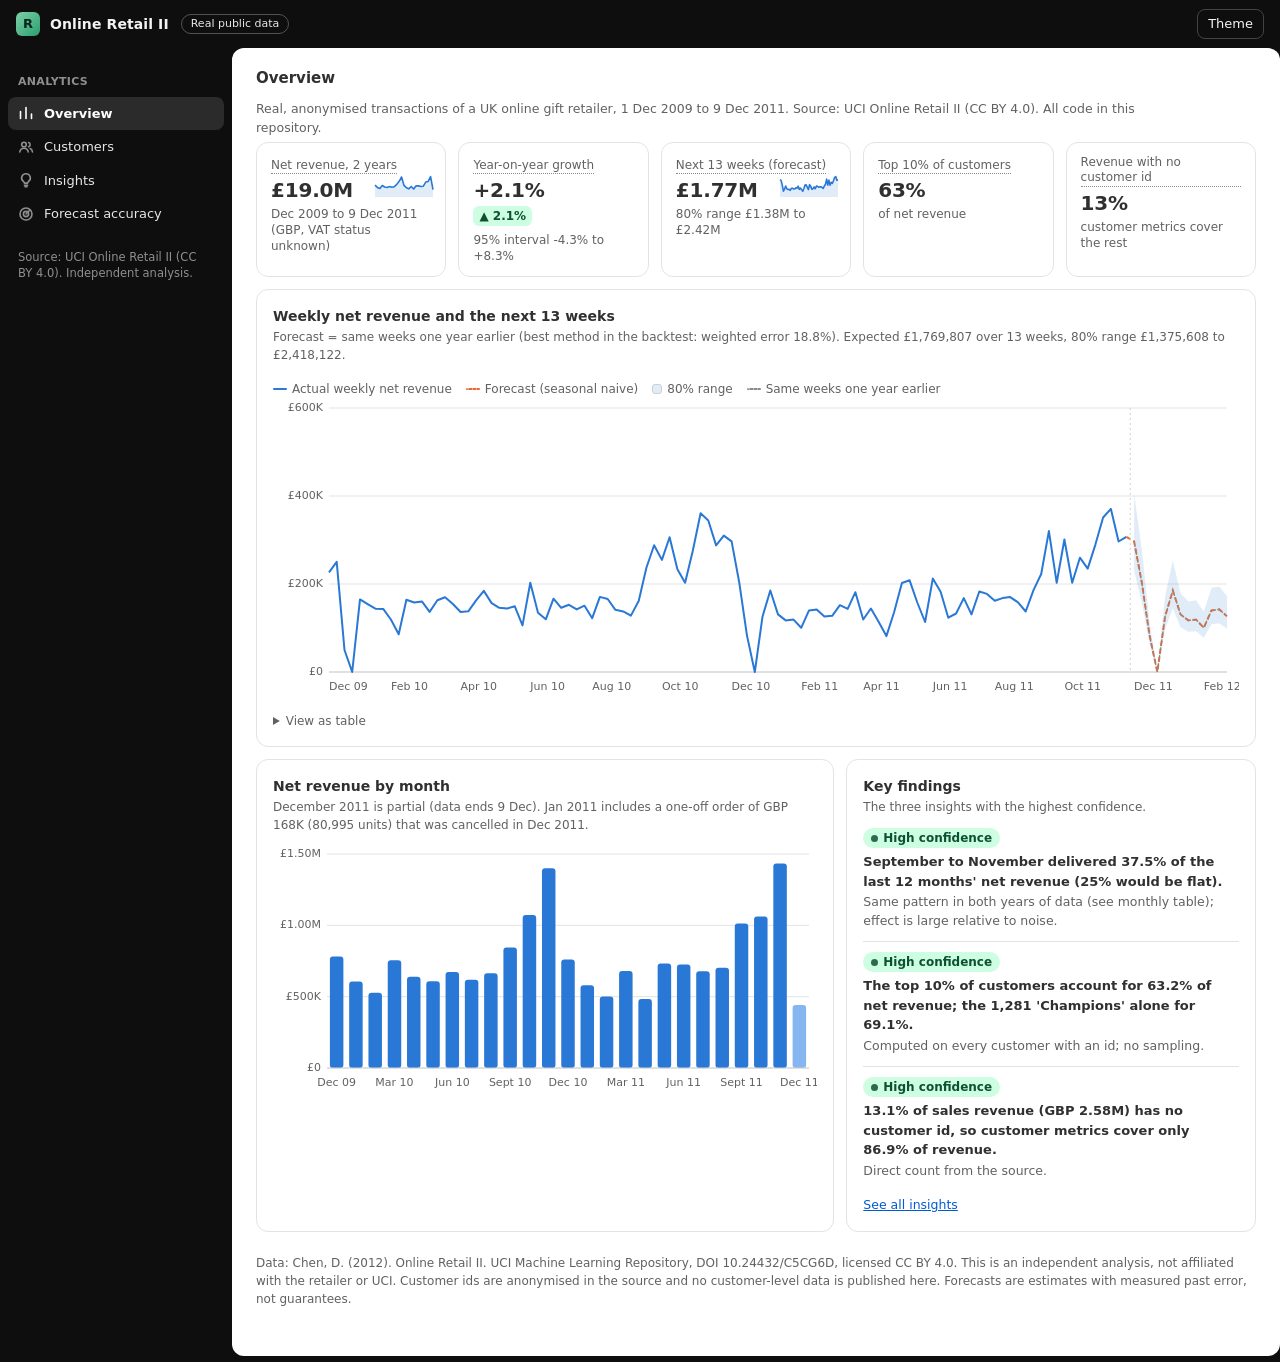
<file: report/index.html>
<!DOCTYPE html>
<html lang="en">
<head>
<meta charset="utf-8">
<meta name="viewport" content="width=device-width, initial-scale=1">
<title>Online Retail II: insights and forecast (real public data)</title>
<meta name="description" content="Insights, backtested forecasts and customer segments from two years of real transactions of a UK online gift retailer (UCI Online Retail II).">
<style>
/* Shared admin-style theme (inspired by the look and feel of ecommerce admin analytics: neutral grey canvas, white rounded cards,
   dark top bar, left navigation, metric strip with trend pills). Own implementation, no third-party assets, no external fonts.
   Tokens: light by default; dark via prefers-color-scheme or [data-theme="dark"]. Series colours keep the validated categorical order. */
:root, :root[data-theme="light"] {
  color-scheme: light;
  --bg:#f1f1f1; --surface:#ffffff; --surface-2:#fafafa; --side:#ebebeb; --top:#1a1a1a; --top-ink:#f3f3f3;
  --ink:#303030; --ink2:#616161; --muted:#8a8a8a; --line:#e3e3e3; --line-strong:#cfcfcf; --hover:#f4f4f4; --press:#ebebeb;
  --shadow:0 1px 2px rgba(26,26,26,.07), 0 0 0 1px rgba(26,26,26,.06);
  --pop-shadow:0 8px 24px rgba(26,26,26,.18), 0 0 0 1px rgba(26,26,26,.08);
  --primary:#303030; --primary-ink:#ffffff; --link:#005bd3; --focus:#005bd3;
  --ok-bg:#cdfee1; --ok-ink:#0c5132; --bad-bg:#fedad9; --bad-ink:#8e0b21; --warn-bg:#ffeb78; --warn-ink:#5e4200; --info-bg:#e0f0ff; --info-ink:#00527c; --neutral-bg:#e8e8e8; --neutral-ink:#4a4a4a;
  --s1:#2a78d6; --s2:#eb6834; --s3:#1baf7a; --s4:#eda100; --s5:#e87ba4; --s6:#008300; --s7:#6250d6; --s8:#e34948;
  --good:#006300; --critical:#d03b3b; --band:rgba(42,120,214,.14); --compare:#8a8a8a;
  --seq0:#cde2fb; --seq1:#b7d3f6; --seq2:#9ec5f4; --seq3:#86b6ef; --seq4:#6da7ec; --seq5:#5598e7; --seq6:#3987e5; --seq7:#2a78d6; --seq8:#256abf; --seq9:#1c5cab; --seq10:#184f95; --seq11:#104281; --seq12:#0d366b;
}
@media (prefers-color-scheme: dark) {
  :root:where(:not([data-theme="light"])) {
    color-scheme: dark;
    --bg:#0f0f0f; --surface:#1a1a1a; --surface-2:#202020; --side:#141414; --top:#000000; --top-ink:#f3f3f3;
    --ink:#f3f3f3; --ink2:#c7c7c7; --muted:#8a8a8a; --line:#2e2e2e; --line-strong:#454545; --hover:#242424; --press:#2b2b2b;
    --shadow:0 0 0 1px rgba(255,255,255,.08); --pop-shadow:0 8px 24px rgba(0,0,0,.6), 0 0 0 1px rgba(255,255,255,.1);
    --primary:#f3f3f3; --primary-ink:#1a1a1a; --link:#7fb5ff; --focus:#7fb5ff;
    --ok-bg:#0b3d24; --ok-ink:#9be8bf; --bad-bg:#4a1218; --bad-ink:#ffb4b4; --warn-bg:#4a3a00; --warn-ink:#ffe27a; --info-bg:#0c2b44; --info-ink:#9ccfff; --neutral-bg:#2e2e2e; --neutral-ink:#d0d0d0;
    --s1:#3987e5; --s2:#d95926; --s3:#199e70; --s4:#c98500; --s5:#d55181; --s6:#0ca30c; --s7:#9085e9; --s8:#e66767;
    --good:#0ca30c; --critical:#e66767; --band:rgba(57,135,229,.2); --compare:#8a8a8a;
  }
}
:root[data-theme="dark"] {
  color-scheme: dark;
  --bg:#0f0f0f; --surface:#1a1a1a; --surface-2:#202020; --side:#141414; --top:#000000; --top-ink:#f3f3f3;
  --ink:#f3f3f3; --ink2:#c7c7c7; --muted:#8a8a8a; --line:#2e2e2e; --line-strong:#454545; --hover:#242424; --press:#2b2b2b;
  --shadow:0 0 0 1px rgba(255,255,255,.08); --pop-shadow:0 8px 24px rgba(0,0,0,.6), 0 0 0 1px rgba(255,255,255,.1);
  --primary:#f3f3f3; --primary-ink:#1a1a1a; --link:#7fb5ff; --focus:#7fb5ff;
  --ok-bg:#0b3d24; --ok-ink:#9be8bf; --bad-bg:#4a1218; --bad-ink:#ffb4b4; --warn-bg:#4a3a00; --warn-ink:#ffe27a; --info-bg:#0c2b44; --info-ink:#9ccfff; --neutral-bg:#2e2e2e; --neutral-ink:#d0d0d0;
  --s1:#3987e5; --s2:#d95926; --s3:#199e70; --s4:#c98500; --s5:#d55181; --s6:#0ca30c; --s7:#9085e9; --s8:#e66767;
  --good:#0ca30c; --critical:#e66767; --band:rgba(57,135,229,.2); --compare:#8a8a8a;
}

*{box-sizing:border-box}
html,body{height:100%}
body{margin:0;background:var(--bg);color:var(--ink);font:13px/1.5 system-ui,-apple-system,"Segoe UI",Roboto,sans-serif;-webkit-font-smoothing:antialiased}
a{color:var(--link)}
button,select,input{font:inherit;color:inherit}
:focus-visible{outline:2px solid var(--focus);outline-offset:2px;border-radius:6px}
.sr{position:absolute;width:1px;height:1px;overflow:hidden;clip:rect(0 0 0 0)}

/* top bar */
.topbar{position:sticky;top:0;z-index:30;height:48px;background:var(--top);color:var(--top-ink);display:flex;align-items:center;gap:12px;padding:0 16px}
.brand{display:flex;align-items:center;gap:10px;font-weight:650;font-size:14px;letter-spacing:.1px}
.logo{width:24px;height:24px;border-radius:6px;background:linear-gradient(135deg,#7fd1a8,#2a9d6f);display:grid;place-items:center;color:#06281a;font-weight:800;font-size:13px}
.topbar .spacer{flex:1}
.topbar .pill-top{font-size:11px;border:1px solid rgba(255,255,255,.28);border-radius:999px;padding:1px 9px;color:#e8e8e8}
.topbar .tbtn{background:transparent;border:1px solid rgba(255,255,255,.22);color:var(--top-ink);border-radius:8px;padding:4px 10px;cursor:pointer}
.topbar .tbtn:hover{background:rgba(255,255,255,.1)}
.burger{display:none}

/* shell */
.shell{display:grid;grid-template-columns:232px minmax(0,1fr);min-height:calc(100vh - 48px)}
.side{background:var(--side);padding:12px 8px;border-right:1px solid var(--line);position:sticky;top:48px;align-self:start;height:calc(100vh - 48px);overflow:auto}
.side h6{margin:14px 10px 6px;font-size:11px;font-weight:600;color:var(--muted);letter-spacing:.3px;text-transform:uppercase}
.nav{display:flex;align-items:center;gap:10px;width:100%;padding:7px 10px;border:none;background:transparent;border-radius:8px;color:var(--ink);cursor:pointer;text-align:left;text-decoration:none;font-weight:500}
.nav svg{width:16px;height:16px;flex:none;stroke:currentColor;fill:none;stroke-width:1.6;stroke-linecap:round;stroke-linejoin:round;color:var(--ink2)}
.nav:hover{background:var(--press)}
.nav[aria-current="page"]{background:var(--surface);box-shadow:var(--shadow);font-weight:650}
.nav[aria-current="page"] svg{color:var(--ink)}
.side .foot{margin:18px 10px 0;font-size:11.5px;color:var(--muted);line-height:1.45}
.main{padding:20px 28px 56px;max-width:1180px;width:100%}

/* page head and controls */
.page-head{display:flex;flex-wrap:wrap;align-items:center;gap:10px 12px;margin-bottom:14px}
.page-head h1{font-size:20px;line-height:28px;font-weight:650;margin:0 auto 0 0}
.btn{display:inline-flex;align-items:center;gap:6px;background:var(--surface);border:1px solid var(--line-strong);border-radius:8px;padding:5px 11px;cursor:pointer;box-shadow:0 1px 0 rgba(26,26,26,.05);white-space:nowrap}
.btn:hover{background:var(--hover)}
.btn[aria-expanded="true"]{background:var(--press)}
.btn.primary{background:var(--primary);color:var(--primary-ink);border-color:var(--primary)}
.btn .chev{width:10px;height:10px;stroke:currentColor;fill:none;stroke-width:2;color:var(--ink2)}
.btn .k{color:var(--ink2)}
.ctrl{position:relative}
.pop{position:absolute;top:calc(100% + 6px);left:0;z-index:25;min-width:240px;background:var(--surface);border-radius:12px;box-shadow:var(--pop-shadow);padding:6px;display:none}
.pop.right{left:auto;right:0}
.pop.open{display:block}
.pop .item{display:flex;align-items:center;gap:10px;width:100%;padding:7px 10px;border:none;background:transparent;border-radius:8px;cursor:pointer;text-align:left}
.pop .item:hover{background:var(--hover)}
.pop .item[aria-checked="true"]{background:var(--press);font-weight:600}
.pop .sep{height:1px;background:var(--line);margin:6px 4px}
.pop .row{display:flex;gap:8px;align-items:center;padding:6px 10px}
.pop select{flex:1;background:var(--surface);border:1px solid var(--line-strong);border-radius:8px;padding:5px 8px}
.check{width:16px;height:16px;border:1.5px solid var(--line-strong);border-radius:4px;display:inline-grid;place-items:center;flex:none;background:var(--surface)}
.item[aria-checked="true"] .check{background:var(--primary);border-color:var(--primary);color:var(--primary-ink)}
.check svg{width:11px;height:11px;stroke:currentColor;fill:none;stroke-width:3;opacity:0}
.item[aria-checked="true"] .check svg{opacity:1}
.swatch{width:9px;height:9px;border-radius:50%;flex:none;background:var(--c)}
.switch{display:inline-flex;align-items:center;gap:8px;cursor:pointer;user-select:none}
.switch input{position:absolute;opacity:0}
.switch .tr{width:32px;height:18px;border-radius:999px;background:var(--line-strong);position:relative;transition:background .12s}
.switch .tr::after{content:"";position:absolute;top:2px;left:2px;width:14px;height:14px;border-radius:50%;background:#fff;transition:transform .12s;box-shadow:0 1px 2px rgba(0,0,0,.3)}
.switch input:checked + .tr{background:var(--primary)}
.switch input:checked + .tr::after{transform:translateX(14px);background:var(--primary-ink)}
.switch input:focus-visible + .tr{outline:2px solid var(--focus);outline-offset:2px}

/* cards */
.card{background:var(--surface);border-radius:12px;box-shadow:var(--shadow);padding:16px;min-width:0}
.card h2{font-size:14px;line-height:20px;font-weight:650;margin:0}
.card .note{margin:2px 0 10px;color:var(--ink2);font-size:12px}
.card-head{display:flex;align-items:flex-start;gap:12px;justify-content:space-between;flex-wrap:wrap;margin-bottom:6px}
.grid{display:grid;grid-template-columns:repeat(12,minmax(0,1fr));gap:12px;margin-top:12px}
.c12{grid-column:span 12}.c8{grid-column:span 8}.c7{grid-column:span 7}.c6{grid-column:span 6}.c5{grid-column:span 5}.c4{grid-column:span 4}
@media (max-width:1000px){.c8,.c7,.c6,.c5,.c4{grid-column:span 12}}

/* metric strip */
.strip{display:grid;grid-template-columns:repeat(auto-fit,minmax(170px,1fr));padding:0;overflow:hidden}
.kpi{padding:14px 16px 10px;border-left:1px solid var(--line);position:relative;min-width:0;background:transparent;border-top:none;border-right:none;border-bottom:none;text-align:left;cursor:default}
.kpi:first-child{border-left:none}
button.kpi{cursor:pointer}
button.kpi:hover{background:var(--hover)}
button.kpi[aria-pressed="true"]{box-shadow:inset 0 -2px 0 var(--ink)}
.kpi .l{font-size:12px;color:var(--ink2);display:inline-block;border-bottom:1px dotted var(--muted);line-height:1.3}
.kpi .v{font-size:22px;line-height:30px;font-weight:650;margin-top:2px;letter-spacing:-.2px;white-space:nowrap}
.kpi .d{display:flex;align-items:center;gap:6px;min-height:22px;font-size:12px;color:var(--ink2);margin-top:2px}
.kpi svg.spark{display:block;width:100%;height:28px;margin-top:6px;overflow:visible}
.pill{display:inline-flex;align-items:center;gap:3px;border-radius:6px;padding:0 6px;font-size:12px;font-weight:600;line-height:20px;white-space:nowrap}
.pill.up{background:var(--ok-bg);color:var(--ok-ink)}
.pill.down{background:var(--bad-bg);color:var(--bad-ink)}
.pill.flat{background:var(--neutral-bg);color:var(--neutral-ink)}
.badge{display:inline-flex;align-items:center;gap:5px;border-radius:999px;padding:0 8px;font-size:12px;font-weight:550;line-height:20px;white-space:nowrap}
.badge::before{content:"";width:7px;height:7px;border-radius:50%;background:currentColor;opacity:.85}
.badge.success{background:var(--ok-bg);color:var(--ok-ink)}
.badge.critical{background:var(--bad-bg);color:var(--bad-ink)}
.badge.warning{background:var(--warn-bg);color:var(--warn-ink)}
.badge.info{background:var(--info-bg);color:var(--info-ink)}
.badge.neutral{background:var(--neutral-bg);color:var(--neutral-ink)}

/* segmented control and legends */
.seg{display:inline-flex;background:var(--press);border-radius:8px;padding:2px;gap:2px}
.seg button{border:none;background:transparent;border-radius:6px;padding:3px 10px;cursor:pointer;color:var(--ink2);font-weight:550}
.seg button[aria-pressed="true"]{background:var(--surface);color:var(--ink);box-shadow:0 1px 2px rgba(26,26,26,.15)}
.legend{display:flex;flex-wrap:wrap;gap:4px 14px;margin:2px 0 6px;font-size:12px;color:var(--ink2)}
.legend i{display:inline-block;width:10px;height:10px;border-radius:3px;margin-right:5px;vertical-align:-1px;background:var(--c)}
.legend i.line{height:2px;width:14px;border-radius:1px;vertical-align:3px}
.legend i.dash{height:0;width:14px;border-top:2px dotted var(--c);background:none;vertical-align:3px}
.legend i.band{background:var(--wash,rgba(128,128,128,.12));border:1px solid var(--line-strong)}

/* charts */
svg text{fill:var(--ink2);font:11px system-ui,-apple-system,"Segoe UI",sans-serif}
svg .ink{fill:var(--ink)}
svg .grid{stroke:var(--line);stroke-width:1;fill:none}
svg .axis{stroke:var(--line-strong);stroke-width:1}
.tip{position:fixed;z-index:60;pointer-events:none;background:var(--surface);color:var(--ink);border-radius:10px;padding:9px 11px;font-size:12px;box-shadow:var(--pop-shadow);max-width:290px;display:none}
.tip b{display:block;margin-bottom:4px}
.tip .r{display:flex;justify-content:space-between;gap:16px}
.tip .r i{display:inline-block;width:9px;height:9px;border-radius:50%;margin-right:6px}

/* tables */
.scroll{max-height:340px;overflow:auto;border-radius:8px}
table{border-collapse:collapse;width:100%;font-size:13px}
th,td{padding:9px 12px;text-align:right;border-bottom:1px solid var(--line);white-space:nowrap}
th:first-child,td:first-child,.l{text-align:left}
th{color:var(--ink2);font-weight:560;background:var(--surface-2);position:sticky;top:0;font-size:12px}
tbody tr:hover td{background:var(--hover)}
tbody tr:last-child td{border-bottom:none}
details{margin-top:8px}summary{cursor:pointer;font-size:12px;color:var(--ink2)}
.empty{color:var(--ink2);padding:28px 0;text-align:center}
.insight{border:1px solid var(--line);border-radius:10px;padding:12px 14px;margin:0 0 10px;background:var(--surface)}
.insight h3{margin:0 0 6px;font-size:14px;line-height:20px;font-weight:600}
.insight .m{color:var(--ink2);font-size:12.5px}.insight .m b{color:var(--ink)}
footer.foot-note{margin-top:22px;font-size:12px;color:var(--ink2)}

/* ---- Admin frame (matches the real admin look): dark frame and sidebar, white rounded content panel, separate metric cards ---- */
:root, :root[data-theme="light"]{--frame:#0e0e0e;--panel:#ffffff;--side-ink:#e6e6e6;--side-muted:#8f8f8f;--side-active:#2b2b2b;--side-hover:#1c1c1c;--chip:#f1f1f1;--card-line:#e3e3e3}
@media (prefers-color-scheme: dark){:root:where(:not([data-theme="light"])){--frame:#000000;--panel:#151515;--chip:#262626;--card-line:#2e2e2e}}
:root[data-theme="dark"]{--frame:#000000;--panel:#151515;--chip:#262626;--card-line:#2e2e2e}
body{background:var(--frame)}
.topbar{background:var(--frame)}
.side{background:var(--frame);border-right:none;color:var(--side-ink)}
.side h6{color:var(--side-muted)}
.nav{color:var(--side-ink);border-radius:8px}
.nav svg{color:var(--side-muted)}
.nav:hover{background:var(--side-hover)}
.nav[aria-current="page"]{background:var(--side-active);box-shadow:none;color:#fff;font-weight:600}
.nav[aria-current="page"] svg{color:#fff}
.side .foot{color:var(--side-muted)}
.main{background:var(--panel);border-radius:12px;margin:0 6px 6px 0;max-width:none;min-width:0;padding:16px 24px 48px}
.main > *{max-width:1160px;margin-left:auto;margin-right:auto}
.page-head h1{font-size:15px;font-weight:650}
.btn{background:var(--chip);border:1px solid transparent;box-shadow:none;font-weight:550}
.btn:hover{background:var(--press)}
.btn.primary{background:var(--primary);color:var(--primary-ink)}
.card{box-shadow:none;border:1px solid var(--card-line);background:var(--surface)}
.pop{background:var(--surface)}
/* metric strip: separate cards, small trend line bottom-right */
.strip,.card.strip{background:transparent;border:none;box-shadow:none;padding:0;gap:12px;overflow:visible}
.kpi,.kpi:first-child{border:1px solid var(--card-line);border-radius:12px;background:var(--surface);padding:12px 14px 12px;min-height:92px}
button.kpi:hover{background:var(--hover)}
button.kpi[aria-pressed="true"]{box-shadow:inset 0 0 0 1.5px var(--ink)}
.kpi svg.spark{position:absolute!important;right:12px!important;top:32px!important;bottom:auto!important;width:58px!important;height:22px!important;margin:0!important}
.kpi .v{font-size:20px;line-height:28px}
.legend{margin:6px 0 0}
/* the content-wide notice bar */
.notice{display:flex;gap:10px;align-items:flex-start;background:var(--info-bg);color:var(--info-ink);border-radius:12px;padding:10px 14px;margin:0 0 12px;font-size:13px}

/* small screens: navigation becomes a sticky 4-column strip (no horizontal scrolling), strip cells fill the row, controls are touch friendly */
@media (max-width:860px){
  .shell{grid-template-columns:1fr}
  .side{position:sticky;top:48px;z-index:20;height:auto;background:var(--frame);display:grid;grid-template-columns:repeat(auto-fit,minmax(0,1fr));gap:4px;overflow:visible;padding:6px;border-right:none;border-bottom:1px solid var(--line)}
  .side h6,.side .foot{display:none}
  .nav{flex-direction:column;justify-content:center;gap:3px;padding:6px 2px;font-size:11.5px;line-height:1.2;text-align:center;white-space:normal;min-height:48px}
  .nav svg{width:18px;height:18px}
  .main{padding:14px 12px 40px;margin:0;border-radius:12px 12px 0 0}
  .page-head h1{width:100%}
  .page-head{gap:8px}
  .btn{min-height:38px}
  .pop{max-width:calc(100vw - 24px)}
  .pop select{font-size:16px;min-height:38px}
  .pop .item{min-height:40px}
  .strip{grid-template-columns:repeat(2,minmax(0,1fr))}
  .kpi:last-child:nth-child(odd){grid-column:span 2}
  .card{padding:14px 12px}
  .grid{gap:10px}
  .seg button{min-height:34px}
  .topbar .pill-top{display:none}
}
@media (max-width:420px){
  .kpi .v{font-size:20px}
  .topbar{padding:0 12px}
}
/* touch: charts keep vertical page scroll while a horizontal drag moves the crosshair */
svg rect[fill="transparent"]{touch-action:pan-y}
@media print{.topbar,.side,.page-head .ctrl,.switch{display:none}.shell{display:block}body{background:#fff}}

.page[hidden]{display:none}
.sub{color:var(--ink2);font-size:12.5px;margin:-6px 0 4px;max-width:880px}
.kpi .d .ci{min-width:0}
.kpi .d{align-items:flex-start;line-height:1.35}
.kpi .d{flex-wrap:wrap}
.legend i.box{border-radius:2px}
.finding{display:block;padding:10px 0;border-top:1px solid var(--line)}
.finding:first-of-type{border-top:none;padding-top:2px}
.finding .t{font-weight:600;margin:4px 0 2px}
.finding .w{color:var(--ink2);font-size:12.5px}
.card .more{display:inline-block;margin-top:6px;font-size:12.5px}
.filters{display:flex;flex-wrap:wrap;align-items:center;gap:10px 14px;margin-bottom:12px}
.filters label{color:var(--ink2);font-size:12.5px;display:flex;align-items:center;gap:6px}
.filters select{background:var(--surface);border:1px solid var(--line-strong);border-radius:8px;padding:5px 8px}
.filters .count{margin-left:auto;color:var(--ink2);font-size:12.5px}
.insight .top{display:flex;gap:8px;align-items:center;flex-wrap:wrap;margin-bottom:6px;color:var(--ink2);font-size:12px}
.insight .row{margin:3px 0 0;color:var(--ink2);font-size:12.5px}.insight .row b{color:var(--ink);font-weight:600}
.warnline{display:flex;gap:10px;align-items:flex-start;margin-top:12px;padding:10px 12px;border-radius:10px;background:var(--warn-bg);color:var(--warn-ink);font-size:12.5px}
.warnline b{font-weight:650}
.used{margin-left:6px}
.tight th,.tight td{padding:7px 10px}
.num{font-variant-numeric:tabular-nums}
@media (max-width:860px){#nav{display:contents}#rfmt th:nth-child(n+5),#rfmt td:nth-child(n+5){display:none}.kpi:last-child:nth-child(odd){grid-column:span 2}.shell{grid-template-columns:minmax(0,1fr)}.main{min-width:0}.filters .count{margin-left:0;width:100%}.kpi .v{font-size:19px}}
</style>
</head>
<body>
<header class="topbar">
  <button class="tbtn burger" type="button" aria-hidden="true" tabindex="-1"></button>
  <div class="brand"><span class="logo" aria-hidden="true">R</span><span>Online Retail II</span></div>
  <span class="pill-top">Real public data</span>
  <span class="spacer"></span>
  <button class="tbtn" id="theme" type="button" aria-label="Toggle light and dark theme">Theme</button>
</header>
<div class="shell">
  <aside class="side" aria-label="Sections">
    <h6>Analytics</h6>
    <nav id="nav" aria-label="Analytics pages"></nav>
    <p class="foot" id="sidefoot"></p>
  </aside>
  <main class="main" id="main">
    <section class="page" id="p-overview" data-page="overview" hidden>
      <div class="page-head"><h1>Overview</h1></div>
      <p class="sub" id="sub"></p>
      <div class="card strip" id="hero"></div>
      <div class="grid">
        <div class="card c12"><div class="card-head"><div><h2>Weekly net revenue and the next 13 weeks</h2><p class="note" id="fnote"></p></div></div><div class="legend" id="flg"></div><div id="fc"></div><div id="fct"></div></div>
        <div class="card c7"><h2>Net revenue by month</h2><p class="note">December 2011 is partial (data ends 9 Dec). Jan 2011 includes a one-off order of GBP 168K (80,995 units) that was cancelled in Dec 2011.</p><div id="mo"></div></div>
        <div class="card c5"><h2>Key findings</h2><p class="note">The three insights with the highest confidence.</p><div id="keyf"></div><a class="more" href="#insights">See all insights</a></div>
      </div>
    </section>

    <section class="page" id="p-customers" data-page="customers" hidden>
      <div class="page-head"><h1>Customers</h1></div>
      <div class="grid" style="margin-top:0">
        <div class="card c12"><h2>Customer segments (RFM)</h2><p class="note">Share of net revenue by segment, customers with an id only.</p><div id="rfm"></div><div class="scroll" id="rfmt"></div></div>
        <div class="card c12"><h2>Cohort retention</h2><p class="note">Share of each first-purchase month's customers who bought again in month k. Later cohorts have fewer observable months.</p><div class="scroll" style="max-height:none;overflow-x:auto"><div id="coh"></div></div></div>
      </div>
    </section>

    <section class="page" id="p-insights" data-page="insights" hidden>
      <div class="page-head"><h1>Insights</h1></div>
      <p class="sub">Generated by code from the cleaned data. Confidence reflects data volume and, for predictions, how well the method did on past data.</p>
      <div class="filters">
        <div class="seg" id="conf" role="group" aria-label="Filter by confidence"></div>
        <label>Area <select id="area"></select></label>
        <span class="count" id="count" role="status" aria-live="polite"></span>
      </div>
      <div id="ins"></div>
    </section>

    <section class="page" id="p-accuracy" data-page="accuracy" hidden>
      <div class="page-head"><h1>Forecast accuracy</h1></div>
      <div class="grid" style="margin-top:0">
        <div class="card c12"><h2>Backtest</h2><p class="note" id="btnote"></p><div class="scroll" style="max-height:none"><div id="bt"></div></div><div class="warnline" id="cmwarn"></div></div>
      </div>
    </section>
    <footer class="foot-note" id="foot"></footer>
  </main>
</div>
<div class="tip" id="tip"></div>
<script id="data" type="application/json">{"meta":{"subtitle":"Real, anonymised transactions of a UK online gift retailer, 1 Dec 2009 to 9 Dec 2011. Source: UCI Online Retail II (CC BY 4.0). All code in this repository.","footer":"Data: Chen, D. (2012). Online Retail II. UCI Machine Learning Repository, DOI 10.24432/C5CG6D, licensed CC BY 4.0. This is an independent analysis, not affiliated with the retailer or UCI. Customer ids are anonymised in the source and no customer-level data is published here. Forecasts are estimates with measured past error, not guarantees."},"hero":[{"l":"Net revenue, 2 years","v":"£19.0M","d":"Dec 2009 to 9 Dec 2011 (GBP, VAT status unknown)"},{"l":"Year-on-year growth","v":"+2.1%","d":"95% interval -4.3% to +8.3%"},{"l":"Next 13 weeks (forecast)","v":"£1.77M","d":"80% range £1.38M to £2.42M"},{"l":"Top 10% of customers","v":"63%","d":"of net revenue"},{"l":"Revenue with no customer id","v":"13%","d":"customer metrics cover the rest"}],"forecast":{"history":[{"week":"2009-12-07","y":226253.93000000337},{"week":"2009-12-14","y":250182.0700000038},{"week":"2009-12-21","y":49894.60000000025},{"week":"2009-12-28","y":0.0},{"week":"2010-01-04","y":165013.3800000008},{"week":"2010-01-11","y":154256.77000000243},{"week":"2010-01-18","y":143771.98000000083},{"week":"2010-01-25","y":143343.05000000042},{"week":"2010-02-01","y":119430.01999999923},{"week":"2010-02-08","y":85754.76999999984},{"week":"2010-02-15","y":164050.3500000014},{"week":"2010-02-22","y":157925.15000000186},{"week":"2010-03-01","y":160559.0500000025},{"week":"2010-03-08","y":136546.47999999986},{"week":"2010-03-15","y":163050.39000000028},{"week":"2010-03-22","y":169955.08000000115},{"week":"2010-03-29","y":154520.66000000123},{"week":"2010-04-05","y":136439.5100000006},{"week":"2010-04-12","y":137925.53999999934},{"week":"2010-04-19","y":162697.86000000234},{"week":"2010-04-26","y":184213.46999999956},{"week":"2010-05-03","y":156650.6300000016},{"week":"2010-05-10","y":145917.46000000086},{"week":"2010-05-17","y":144239.30999999875},{"week":"2010-05-24","y":149281.02000000014},{"week":"2010-05-31","y":105982.98000000021},{"week":"2010-06-07","y":202681.93000000325},{"week":"2010-06-14","y":134497.3199999991},{"week":"2010-06-21","y":119828.81999999944},{"week":"2010-06-28","y":166518.05000000095},{"week":"2010-07-05","y":145826.60000000018},{"week":"2010-07-12","y":152815.98999999918},{"week":"2010-07-19","y":142255.82999999975},{"week":"2010-07-26","y":150642.9999999986},{"week":"2010-08-02","y":122345.67999999847},{"week":"2010-08-09","y":170692.29000000018},{"week":"2010-08-16","y":165983.6500000014},{"week":"2010-08-23","y":141405.78000000014},{"week":"2010-08-30","y":137781.94000000024},{"week":"2010-09-06","y":128263.16999999824},{"week":"2010-09-13","y":161371.65000000023},{"week":"2010-09-20","y":236731.08999999973},{"week":"2010-09-27","y":288014.4300000083},{"week":"2010-10-04","y":254790.65000000517},{"week":"2010-10-11","y":306143.7400000072},{"week":"2010-10-18","y":233426.28000000547},{"week":"2010-10-25","y":202945.49000000342},{"week":"2010-11-01","y":275716.6300000084},{"week":"2010-11-08","y":360740.07000000885},{"week":"2010-11-15","y":344288.5400000095},{"week":"2010-11-22","y":287681.9900000106},{"week":"2010-11-29","y":310102.90000000864},{"week":"2010-12-06","y":296838.64000000677},{"week":"2010-12-13","y":202839.14000000255},{"week":"2010-12-20","y":82675.24000000041},{"week":"2010-12-27","y":0.0},{"week":"2011-01-03","y":125737.83999999925},{"week":"2011-01-10","y":185317.36000000333},{"week":"2011-01-17","y":130796.82999999892},{"week":"2011-01-24","y":117337.61999999867},{"week":"2011-01-31","y":119185.92999999884},{"week":"2011-02-07","y":100439.4199999991},{"week":"2011-02-14","y":139906.52000000078},{"week":"2011-02-21","y":142299.92000000048},{"week":"2011-02-28","y":126432.28999999881},{"week":"2011-03-07","y":127714.48999999891},{"week":"2011-03-14","y":151908.5700000001},{"week":"2011-03-21","y":143458.59999999896},{"week":"2011-03-28","y":181475.96000000127},{"week":"2011-04-04","y":119312.88999999952},{"week":"2011-04-11","y":144351.43000000023},{"week":"2011-04-18","y":113999.23999999969},{"week":"2011-04-25","y":81548.44000000002},{"week":"2011-05-02","y":135737.11000000092},{"week":"2011-05-09","y":202300.15000000034},{"week":"2011-05-16","y":208377.20000000112},{"week":"2011-05-23","y":157860.01000000013},{"week":"2011-05-30","y":113688.06999999892},{"week":"2011-06-06","y":212228.42999999947},{"week":"2011-06-13","y":182525.3099999998},{"week":"2011-06-20","y":123300.33999999931},{"week":"2011-06-27","y":132906.60999999952},{"week":"2011-07-04","y":168043.26000000208},{"week":"2011-07-11","y":130847.77999999914},{"week":"2011-07-18","y":183042.74999999988},{"week":"2011-07-25","y":177510.77999999997},{"week":"2011-08-01","y":161980.35999999958},{"week":"2011-08-08","y":167894.2700000006},{"week":"2011-08-15","y":170339.70999999964},{"week":"2011-08-22","y":158299.04000000085},{"week":"2011-08-29","y":137448.9599999998},{"week":"2011-09-05","y":186085.1600000005},{"week":"2011-09-12","y":222718.88999999923},{"week":"2011-09-19","y":320223.6500000076},{"week":"2011-09-26","y":202648.19999999995},{"week":"2011-10-03","y":301208.65000000363},{"week":"2011-10-10","y":202640.520000002},{"week":"2011-10-17","y":259712.3200000018},{"week":"2011-10-24","y":235085.9300000011},{"week":"2011-10-31","y":289593.31000000745},{"week":"2011-11-07","y":351158.8500000154},{"week":"2011-11-14","y":370687.2600000118},{"week":"2011-11-21","y":296531.4100000128},{"week":"2011-11-28","y":307087.1900000082}],"forecast":[{"week":"2011-12-05","point":296838.64000000677,"lo":230722.14806620864,"hi":405576.5722118046},{"week":"2011-12-12","point":202839.14000000255,"lo":157659.6702258909,"hi":277143.17486291373},{"week":"2011-12-19","point":82675.24000000041,"lo":64260.53213519977,"hi":112960.83436437952},{"week":"2011-12-26","point":0.0,"lo":0.0,"hi":0.0},{"week":"2012-01-02","point":125737.83999999925,"lo":97731.56398373345,"hi":171798.12622950596},{"week":"2012-01-09","point":185317.36000000333,"lo":144040.61200778538,"hi":253202.81631845716},{"week":"2012-01-16","point":130796.82999999892,"lo":101663.73750347928,"hi":178710.32547369334},{"week":"2012-01-23","point":117337.61999999867,"lo":91202.37087521894,"hi":160320.73759362887},{"week":"2012-01-30","point":119185.92999999884,"lo":92638.99669149503,"hi":162846.1205228353},{"week":"2012-02-06","point":100439.4199999991,"lo":78067.99927705969,"hi":137232.38887814767},{"week":"2012-02-13","point":139906.52000000078,"lo":108744.37648301927,"hi":191157.077163813},{"week":"2012-02-20","point":142299.92000000048,"lo":110604.68142573691,"hi":194427.22746476976},{"week":"2012-02-27","point":126432.28999999881,"lo":98271.33534141273,"hi":172746.96715726488}],"forecast_total":{"point":1769806.7500000077,"lo":1375608.02401624,"hi":2418122.3682412137},"chosen_model":"seasonal_naive","chosen_wape":0.1880688452720293,"backtest":[{"model":"ensemble","origins":9,"wape":0.18657774391969686,"bias":-0.003961032274878984},{"model":"seasonal_naive","origins":9,"wape":0.1880688452720293,"bias":-0.017990670300719214},{"model":"regression_fourier","origins":9,"wape":0.2040199879081778,"bias":0.010068605750961135},{"model":"seasonal_naive_x_growth","origins":9,"wape":0.21133129527306205,"bias":0.048512644962765084},{"model":"naive_last_value","origins":9,"wape":0.32719184765418385,"bias":-0.18376214013342296}],"last_year":[296838.64000000677,202839.14000000255,82675.24000000041,0.0,125737.83999999925,185317.36000000333,130796.82999999892,117337.61999999867,119185.92999999884,100439.4199999991,139906.52000000078,142299.92000000048,126432.28999999881]},"monthly":[{"month":"2009-12-01","net":781541.690000019,"orders":1666,"partial":false},{"month":"2010-01-01","net":606385.1799999977,"orders":1049,"partial":false},{"month":"2010-02-01","net":527160.2900000062,"orders":1189,"partial":false},{"month":"2010-03-01","net":754676.6500000095,"orders":1647,"partial":false},{"month":"2010-04-01","net":638968.5600000009,"orders":1435,"partial":false},{"month":"2010-05-01","net":608351.2500000008,"orders":1484,"partial":false},{"month":"2010-06-01","net":672972.0100000023,"orders":1612,"partial":false},{"month":"2010-07-01","net":617764.2599999883,"orders":1507,"partial":false},{"month":"2010-08-01","net":663642.0699999868,"orders":1402,"partial":false},{"month":"2010-09-01","net":844100.3700000229,"orders":1789,"partial":false},{"month":"2010-10-01","net":1072467.6499999,"orders":2244,"partial":false},{"month":"2010-11-01","net":1400559.239999901,"orders":2719,"partial":false},{"month":"2010-12-01","net":760323.910000005,"orders":1550,"partial":false},{"month":"2011-01-01","net":580406.8900000211,"orders":1081,"partial":false},{"month":"2011-02-01","net":500510.3300000268,"orders":1093,"partial":false},{"month":"2011-03-01","net":680582.3100000191,"orders":1440,"partial":false},{"month":"2011-04-01","net":482901.2100000136,"orders":1235,"partial":false},{"month":"2011-05-01","net":732244.180000012,"orders":1668,"partial":false},{"month":"2011-06-01","net":724991.030000023,"orders":1525,"partial":false},{"month":"2011-07-01","net":677955.2000000163,"orders":1452,"partial":false},{"month":"2011-08-01","net":702583.980000014,"orders":1339,"partial":false},{"month":"2011-09-01","net":1013430.6800000112,"orders":1818,"partial":false},{"month":"2011-10-01","net":1062677.659999984,"orders":2005,"partial":false},{"month":"2011-11-01","net":1432734.9900000338,"orders":2751,"partial":false},{"month":"2011-12-01","net":441366.51000001753,"orders":816,"partial":true}],"cohorts":[{"cohort":"2009-12-01","size":951,"active":[951,333,317,404,360,342,358,327,321,344,401,472,358],"ret":[1.0,0.3501577287066246,0.3333333333333333,0.4248159831756046,0.3785488958990536,0.3596214511041009,0.3764458464773922,0.3438485804416404,0.3375394321766561,0.3617245005257624,0.4216614090431125,0.4963196635120925,0.3764458464773922]},{"cohort":"2010-01-01","size":368,"active":[368,79,118,116,100,114,99,86,105,120,114,66,84],"ret":[1.0,0.2146739130434782,0.3206521739130434,0.3152173913043478,0.2717391304347826,0.3097826086956521,0.2690217391304347,0.233695652173913,0.2853260869565217,0.3260869565217391,0.3097826086956521,0.1793478260869565,0.2282608695652173]},{"cohort":"2010-02-01","size":375,"active":[375,88,85,110,92,74,72,108,96,104,43,47,57],"ret":[1.0,0.2346666666666666,0.2266666666666666,0.2933333333333333,0.2453333333333333,0.1973333333333333,0.192,0.288,0.256,0.2773333333333333,0.1146666666666666,0.1253333333333333,0.152]},{"cohort":"2010-03-01","size":441,"active":[441,84,102,107,102,90,109,135,122,48,51,64,88],"ret":[1.0,0.1904761904761904,0.2312925170068027,0.2426303854875283,0.2312925170068027,0.2040816326530612,0.2471655328798186,0.3061224489795918,0.2766439909297052,0.1088435374149659,0.1156462585034013,0.1451247165532879,0.1995464852607709]},{"cohort":"2010-04-01","size":294,"active":[294,56,56,47,54,65,81,78,31,32,22,41,42],"ret":[1.0,0.1904761904761904,0.1904761904761904,0.1598639455782313,0.1836734693877551,0.2210884353741496,0.2755102040816326,0.2653061224489796,0.1054421768707483,0.1088435374149659,0.0748299319727891,0.1394557823129251,0.1428571428571428]},{"cohort":"2010-05-01","size":255,"active":[255,40,43,45,45,65,54,32,15,21,29,34,39],"ret":[1.0,0.1568627450980392,0.1686274509803921,0.1764705882352941,0.1764705882352941,0.2549019607843137,0.2117647058823529,0.1254901960784313,0.0588235294117647,0.0823529411764705,0.1137254901960784,0.1333333333333333,0.1529411764705882]},{"cohort":"2010-06-01","size":267,"active":[267,47,50,55,62,76,34,24,22,30,28,37,40],"ret":[1.0,0.1760299625468165,0.1872659176029962,0.2059925093632958,0.2322097378277153,0.2846441947565543,0.1273408239700374,0.0898876404494382,0.0823970037453183,0.1123595505617977,0.1048689138576779,0.1385767790262172,0.149812734082397]},{"cohort":"2010-07-01","size":185,"active":[185,29,34,55,54,26,21,27,27,21,25,27,24],"ret":[1.0,0.1567567567567567,0.1837837837837838,0.2972972972972973,0.2918918918918919,0.1405405405405405,0.1135135135135135,0.1459459459459459,0.1459459459459459,0.1135135135135135,0.1351351351351351,0.1459459459459459,0.1297297297297297]},{"cohort":"2010-08-01","size":163,"active":[163,32,47,53,27,19,16,21,22,21,21,19,24],"ret":[1.0,0.1963190184049079,0.2883435582822086,0.3251533742331288,0.1656441717791411,0.1165644171779141,0.0981595092024539,0.1288343558282208,0.1349693251533742,0.1288343558282208,0.1288343558282208,0.1165644171779141,0.147239263803681]},{"cohort":"2010-09-01","size":239,"active":[239,55,56,31,21,25,33,23,31,31,29,24,54],"ret":[1.0,0.2301255230125523,0.2343096234309623,0.1297071129707113,0.0878661087866108,0.104602510460251,0.1380753138075313,0.0962343096234309,0.1297071129707113,0.1297071129707113,0.1213389121338912,0.100418410041841,0.2259414225941422]},{"cohort":"2010-10-01","size":375,"active":[375,97,55,47,33,31,49,52,40,35,40,48,72],"ret":[1.0,0.2586666666666666,0.1466666666666666,0.1253333333333333,0.088,0.0826666666666666,0.1306666666666666,0.1386666666666666,0.1066666666666666,0.0933333333333333,0.1066666666666666,0.128,0.192]},{"cohort":"2010-11-01","size":326,"active":[326,57,31,31,25,29,42,33,28,30,36,48,82],"ret":[1.0,0.1748466257668711,0.0950920245398773,0.0950920245398773,0.0766871165644171,0.0889570552147239,0.1288343558282208,0.1012269938650306,0.0858895705521472,0.0920245398773006,0.1104294478527607,0.147239263803681,0.2515337423312883]},{"cohort":"2010-12-01","size":76,"active":[76,7,4,7,9,5,4,7,4,2,7,15,2],"ret":[1.0,0.0921052631578947,0.0526315789473684,0.0921052631578947,0.1184210526315789,0.0657894736842105,0.0526315789473684,0.0921052631578947,0.0526315789473684,0.0263157894736842,0.0921052631578947,0.1973684210526315,0.0263157894736842]},{"cohort":"2011-01-01","size":72,"active":[72,12,16,14,16,11,11,9,8,15,18,8],"ret":[1.0,0.1666666666666666,0.2222222222222222,0.1944444444444444,0.2222222222222222,0.1527777777777778,0.1527777777777778,0.125,0.1111111111111111,0.2083333333333333,0.25,0.1111111111111111]},{"cohort":"2011-02-01","size":125,"active":[125,20,20,23,27,20,20,19,19,23,8],"ret":[1.0,0.16,0.16,0.184,0.216,0.16,0.16,0.152,0.152,0.184,0.064]},{"cohort":"2011-03-01","size":179,"active":[179,32,39,36,40,27,37,36,43,17],"ret":[1.0,0.1787709497206704,0.217877094972067,0.2011173184357542,0.2234636871508379,0.1508379888268156,0.2067039106145251,0.2011173184357542,0.2402234636871508,0.0949720670391061]},{"cohort":"2011-04-01","size":106,"active":[106,26,21,21,19,25,19,27,12],"ret":[1.0,0.2452830188679245,0.1981132075471698,0.1981132075471698,0.1792452830188679,0.2358490566037736,0.1792452830188679,0.2547169811320754,0.1132075471698113]},{"cohort":"2011-05-01","size":111,"active":[111,26,27,18,24,23,29,13],"ret":[1.0,0.2342342342342342,0.2432432432432432,0.1621621621621621,0.2162162162162162,0.2072072072072072,0.2612612612612612,0.1171171171171171]},{"cohort":"2011-06-01","size":108,"active":[108,25,23,29,22,30,9],"ret":[1.0,0.2314814814814814,0.2129629629629629,0.2685185185185185,0.2037037037037037,0.2777777777777778,0.0833333333333333]},{"cohort":"2011-07-01","size":101,"active":[101,21,30,28,35,16],"ret":[1.0,0.2079207920792079,0.297029702970297,0.2772277227722772,0.3465346534653465,0.1584158415841584]},{"cohort":"2011-08-01","size":107,"active":[107,28,32,28,18],"ret":[1.0,0.2616822429906542,0.2990654205607476,0.2616822429906542,0.1682242990654205]},{"cohort":"2011-09-01","size":188,"active":[188,51,71,28],"ret":[1.0,0.2712765957446808,0.3776595744680851,0.1489361702127659]},{"cohort":"2011-10-01","size":221,"active":[221,70,35],"ret":[1.0,0.3167420814479638,0.1583710407239819]},{"cohort":"2011-11-01","size":191,"active":[191,27],"ret":[1.0,0.1413612565445026]},{"cohort":"2011-12-01","size":28,"active":[28],"ret":[1.0]}],"rfm":[{"segment":"Champions","customers":1281,"net":11341814.66,"share":0.691012092308495,"avg_orders":17.040593286494925,"avg_recency_days":19.079625292740047},{"segment":"Loyal","customers":700,"net":1805431.11,"share":0.1099978060159862,"avg_orders":7.678571428571429,"avg_recency_days":82.59285714285714},{"segment":"At risk","customers":830,"net":1443964.48,"share":0.0879750680517598,"avg_orders":4.98433734939759,"avg_recency_days":367.121686746988},{"segment":"Promising","customers":711,"net":624366.34,"share":0.038040181743756,"avg_orders":2.573839662447257,"avg_recency_days":25.126582278481013},{"segment":"Hibernating","customers":1511,"net":608684.55,"share":0.0370847520489595,"avg_orders":1.2495036399735275,"avg_recency_days":455.9417604235605},{"segment":"Needs attention","customers":767,"net":571055.18,"share":0.0347921427553467,"avg_orders":1.9335071707953064,"avg_recency_days":97.23076923076924},{"segment":"New","customers":52,"net":18021.14,"share":0.0010979570756964,"avg_orders":1.0,"avg_recency_days":9.576923076923077}],"insights":[{"id":"growth","area":"Revenue","headline":"Net revenue grew 2.1% year on year (weeks 7 Dec 2009 - 5 Dec 2010 vs 6 Dec 2010 - 4 Dec 2011).","evidence":{"year1_net":9111349.020000096,"year2_net":9303287.85000008,"growth":0.021065906879284668,"ci95":[-0.04342914979200719,0.08258542131265205]},"confidence":"medium","why":"95% bootstrap interval -4.3% to 8.3% (resampling weekly pairs); only two years of data, no external drivers modelled.","caveat":"The weekly series excludes 4 lines above GBP 50,000 (including one 80,995-unit order of GBP 168K and its cancellation). Prices and VAT treatment are not documented in the source.","action":"Use growth as context, not as a promise: the next-quarter forecast below deliberately does not extrapolate it because the backtest showed no gain from doing so."},{"id":"seasonality","area":"Revenue","headline":"September to November delivered 37.5% of the last 12 months' net revenue (25% would be flat).","evidence":{"sep_nov_share":0.3752234910419563,"peak_month":"2011-11","peak_month_net":1432734.9900000338},"confidence":"high","why":"Same pattern in both years of data (see monthly table); effect is large relative to noise.","caveat":"The business closes for about two weeks over Christmas, so December is short.","action":"Plan stock, staffing and marketing around a Sep-Nov peak; judge a quarter against the same quarter last year, not the previous one."},{"id":"concentration","area":"Customers","headline":"The top 10% of customers account for 63.2% of net revenue; the 1,281 'Champions' alone for 69.1%.","evidence":{"top10_share":0.631530475460047,"champions":1281,"champions_share":0.691012092308495,"customers_with_id":5852},"confidence":"high","why":"Computed on every customer with an id; no sampling.","caveat":"Many of these accounts look like trade/wholesale buyers (large baskets), so this is B2B-style concentration, not consumer behaviour.","action":"Protect these accounts first: named account management, stock priority, early notice of new lines. Losing a handful would move revenue visibly."},{"id":"tracking_gap","area":"Data quality","headline":"13.1% of sales revenue (GBP 2.58M) has no customer id, so customer metrics cover only 86.9% of revenue.","evidence":{"sales_without_customer_id":2576013.4600000707,"total_sales":19700954.43999741},"confidence":"high","why":"Direct count from the source.","caveat":"Missing ids are probably guest or marketplace orders; they are included in all revenue and product figures.","action":"Capture a customer or email key at checkout for every order; until then treat RFM, cohort and LTV numbers as a lower bound on customer value."},{"id":"returns","area":"Operations","headline":"Cancellations and returns equal 2.4% of gross sales (GBP 0.47M); among products with over GBP 20K sales and 100 orders, the highest return rates are Fairy Cake Flannel Assorted Colour (26%), Feltcraft Doll Molly (18%), Tea Time Party Bunting (17%).","evidence":{"returns":474003.13999999873,"gross_sales":19455301.239997257,"rate":0.024363700883002395,"worst_products":[{"description":"FAIRY CAKE FLANNEL ASSORTED COLOUR","rate":0.2600441035919384},{"description":"FELTCRAFT DOLL MOLLY","rate":0.17644358316961564},{"description":"TEA TIME PARTY BUNTING","rate":0.17380154151381702}]},"confidence":"medium","why":"Cancellation invoices are not linked to the original sale, so product return rates are approximate.","caveat":"Excludes the one-off 80,995-unit order of GBP 168K (placed Jan 2011, cancelled Dec 2011).","action":"Review the highest-return products for quality, description or packaging problems before reordering."},{"id":"products","area":"Products","headline":"The top 20% of products (979 of 4,894) generate 78.4% of gross sales; the best seller is 'Regency Cakestand 3 Tier' (GBP 331K).","evidence":{"products_sold":4894,"top20_share":0.7839805419533044,"top_product":"REGENCY CAKESTAND 3 TIER","christmas_named_share":0.04390779764662233},"confidence":"high","why":"Complete product table.","caveat":"A long tail is normal for gift ware; the value is in range management, not in cutting the tail blindly.","action":"Review the bottom of the tail each season for products with few buyers and low sales, and keep depth on the proven top lines."},{"id":"geography","area":"Markets","headline":"The UK is 85.6% of gross sales; the fastest-growing export markets with over GBP 30K in year 1 are France (+46%), Spain (+32%), Switzerland (+30%).","evidence":{"uk_share":0.8556098635391587,"fast":[{"country":"France","y1":126705.64,"y2":184582.74,"growth":0.457},{"country":"Spain","y1":42092.96,"y2":55725.11,"growth":0.324},{"country":"Switzerland","y1":40958.99,"y2":53087.9,"growth":0.296}]},"confidence":"low","why":"Year-1 vs year-2 comparison in single markets rests on a few large accounts.","caveat":"Growth rates in small markets are volatile; a single customer can explain them.","action":"Check whether growth comes from one account before investing in a market."},{"id":"bundles","area":"Products","headline":"Strong bundle candidates (items that are bought together far more than chance): Pink Polkadot Cup + Blue Polkadot Cup (lift 36, together in 521 orders); Wooden Heart Christmas Scandinavian + Wooden Star Christmas Scandinavian (lift 34, together in 552 orders); Gardeners Kneeling Pad Cup Of Tea + Gardeners Kneeling Pad Keep Calm (lift 31, together in 546 orders).","evidence":{"pairs":[{"desc_a":"PINK  POLKADOT CUP","desc_b":"BLUE POLKADOT CUP","together":521,"lift":35.649,"confidence_a_to_b":0.694,"confidence_b_to_a":0.678},{"desc_a":"WOODEN HEART CHRISTMAS SCANDINAVIAN","desc_b":"WOODEN STAR CHRISTMAS SCANDINAVIAN","together":552,"lift":34.137,"confidence_a_to_b":0.663,"confidence_b_to_a":0.719},{"desc_a":"GARDENERS KNEELING PAD CUP OF TEA","desc_b":"GARDENERS KNEELING PAD KEEP CALM","together":546,"lift":31.176,"confidence_a_to_b":0.72,"confidence_b_to_a":0.598}]},"confidence":"high","why":"Pair counts of at least 300 orders each; lift above 30 means colour or theme variants of one range.","caveat":"High lift here mostly shows range variants bought as a set by trade buyers, which is not the same as cross-selling unrelated items.","action":"Offer these as ready-made sets or multi-buy prices and check basket size before and after."},{"id":"retention","area":"Customers","headline":"Month-1 retention averages 21.3% across cohorts; customers who started between Dec 2009 and Nov 2010 spent a median of GBP 1,373 in their first 12 months, and 19.6% were still buying in month 12.","evidence":{"month1_retention_mean":0.21287918756578864,"ltv12_median":1372.5156460674157,"month12_retention_mean":0.1956923677643625,"cohorts":12},"confidence":"medium","why":"12 full-year cohorts of 163 to 951 customers each; the later the cohort, the fewer the customers.","caveat":"Customers without an id are excluded; first-order month includes some existing customers from before the dataset starts (Dec 2009 cohort).","action":"Treat 12-month spend per new customer as the ceiling for acquisition cost; aim retention efforts at the first 3 months where most customers drop."},{"id":"winback","area":"Customers","headline":"830 'At risk' customers (3+ orders but silent for a long time) bought GBP 1.44M in total; they are the clearest win-back list.","evidence":{"at_risk_customers":830,"at_risk_net":1443964.48,"segments":[{"segment":"At risk","customers":830,"net":1443964.0},{"segment":"Champions","customers":1281,"net":11341815.0},{"segment":"Hibernating","customers":1511,"net":608685.0},{"segment":"Loyal","customers":700,"net":1805431.0},{"segment":"Needs attention","customers":767,"net":571055.0},{"segment":"New","customers":52,"net":18021.0},{"segment":"Promising","customers":711,"net":624366.0}]},"confidence":"medium","why":"Segments come from quintile scores; the At-risk rule is recency 1-2 and frequency 3+.","caveat":"Quintile rules are a judgement call; no test has yet shown that contacting them lifts sales.","action":"Run a holdout test: contact half of the list with a personal offer, compare orders over 90 days with the other half."},{"id":"forecast_13w","area":"Forecast","headline":"Expect about GBP 1.77M of net revenue in the 13 weeks from 5 Dec 2011 (80% range GBP 1.38M to GBP 2.42M).","evidence":{"point":1769806.7500000077,"lo":1375608.02401624,"hi":2418122.3682412137,"same_period_last_year":1769806.7500000077,"model":"seasonal_naive","backtest_wape":0.1880688452720293,"backtest_coverage_80":0.7948717948717948,"models":[{"model":"ensemble","origins":9,"wape":0.18657774391969686,"bias":-0.003961032274878984},{"model":"seasonal_naive","origins":9,"wape":0.1880688452720293,"bias":-0.017990670300719214},{"model":"regression_fourier","origins":9,"wape":0.2040199879081778,"bias":0.010068605750961135},{"model":"seasonal_naive_x_growth","origins":9,"wape":0.21133129527306205,"bias":0.048512644962765084},{"model":"naive_last_value","origins":9,"wape":0.32719184765418385,"bias":-0.18376214013342296}]},"confidence":"medium","why":"Chosen model: seasonal_naive (same weeks last year). Backtest over 9 rolling origins: weighted error 18.8%; the 80% range covered 79% of backtest weeks. Regression and ensemble models were not clearly better (needed 2 points; got 0.1), so the simpler method was kept.","caveat":"Two years of history: one Christmas season cannot prove a trend. The year-over-year growth is not added because adding it made the backtest worse.","action":"Use the range for planning cash and stock; re-run weekly and compare with actuals to see if the range holds."},{"id":"customer_forecast","area":"Forecast","headline":"About 2,899 of 5,852 known customers (50%) are expected to buy again within 180 days of 10 Dec 2011, worth roughly GBP 3.23M to GBP 4.40M.","evidence":{"expected_buyers":2898.507189067541,"customers":5852,"expected_spend_raw":4397207.193401871,"expected_spend_calibrated":3226685.011358545,"auc_model":0.7562541785832151,"auc_baseline":0.7787782593605185,"top_decile_capture_model":0.6245787937742618,"top_decile_capture_baseline":0.6128800779306014,"backtest_total_ratio":1.3627630766321674,"segments":[{"segment":"At risk","customers":830,"expected_buyers":244.787,"expected_spend":116186.927,"hist_net_gross":1604314.52,"avg_p_buy":0.295},{"segment":"Champions","customers":1281,"expected_buyers":1150.978,"expected_spend":3331037.352,"hist_net_gross":11639992.62,"avg_p_buy":0.898},{"segment":"Hibernating","customers":1511,"expected_buyers":241.608,"expected_spend":92053.563,"hist_net_gross":623849.22,"avg_p_buy":0.16},{"segment":"Loyal","customers":700,"expected_buyers":485.593,"expected_spend":379520.596,"hist_net_gross":1840269.46,"avg_p_buy":0.694},{"segment":"Needs attention","customers":767,"expected_buyers":342.483,"expected_spend":186123.971,"hist_net_gross":581681.4,"avg_p_buy":0.447},{"segment":"New","customers":52,"expected_buyers":25.941,"expected_spend":13109.979,"hist_net_gross":18341.0,"avg_p_buy":0.499},{"segment":"Promising","customers":711,"expected_buyers":407.117,"expected_spend":279174.805,"hist_net_gross":816492.76,"avg_p_buy":0.573}]},"confidence":"low","why":"On the 2011-06-09 backtest the model ranked customers about as well as 'recent activity' (AUC 0.76 vs 0.78; top decile captured 62% vs 61% of spend) and over-predicted the total by 36%; the lower figure applies that correction.","caveat":"Do not use individual probabilities for decisions; use segment totals, and prefer the time-series forecast for company-level revenue.","action":"Use as a sizing range for the retention budget, then replace it with a measured holdout test."},{"id":"value_at_risk","area":"Forecast","headline":"74 of the 1,171 highest-spending customers (top 20% by lifetime sales) have a low modelled chance (<35%) of buying again; together they have bought GBP 943K.","evidence":{"customers":74,"of_high_value":1171,"hist_gross":943423.7000000001},"confidence":"low","why":"Same model as above, so same limits.","caveat":"A small group; verify account by account before acting.","action":"Have account managers call these customers personally; the cost is small compared with the value."}],"spark":{"monthly":[781541.69,606385.18,527160.29,754676.65,638968.56,608351.25,672972.01,617764.26,663642.07,844100.37,1072467.65,1400559.24,760323.91,580406.89,500510.33,680582.31,482901.21,732244.18,724991.03,677955.2,702583.98,1013430.68,1062677.66,1432734.99,441366.51],"weekly":[226253.93,250182.07,49894.6,165013.38,154256.77,143771.98,143343.05,119430.02,85754.77,164050.35,157925.15,160559.05,136546.48,163050.39,169955.08,154520.66,136439.51,137925.54,162697.86,184213.47,156650.63,145917.46,144239.31,149281.02,105982.98,202681.93,134497.32,119828.82,166518.05,145826.6,152815.99,142255.83,150643.0,122345.68,170692.29,165983.65,141405.78,137781.94,128263.17,161371.65,236731.09,288014.43,254790.65,306143.74,233426.28,202945.49,275716.63,360740.07,344288.54,287681.99,310102.9,296838.64,202839.14,82675.24,125737.84,185317.36,130796.83,117337.62,119185.93,100439.42,139906.52,142299.92,126432.29,127714.49,151908.57,143458.6,181475.96,119312.89,144351.43,113999.24,81548.44,135737.11,202300.15,208377.2,157860.01,113688.07,212228.43,182525.31,123300.34,132906.61,168043.26,130847.78,183042.75,177510.78,161980.36,167894.27,170339.71,158299.04,137448.96,186085.16,222718.89,320223.65,202648.2,301208.65,202640.52,259712.32,235085.93,289593.31,351158.85,370687.26,296531.41,307087.19]},"customer_model":{"auc_model":0.7562541785832151,"auc_baseline":0.7787782593605185,"total_actual":4259430.75,"total_pred_model":5804594.95357166,"total_pred_baseline":3095552.87,"overshoot":0.36276307663216745,"spearman_model":0.5422313167704444,"spearman_baseline":0.5644392537155283,"horizon_days":180}}</script>
<script>
"use strict";
const D=JSON.parse(document.getElementById("data").textContent);const $=s=>document.querySelector(s);
const css=n=>getComputedStyle(document.documentElement).getPropertyValue(n).trim();
const nf0=new Intl.NumberFormat("en-GB",{maximumFractionDigits:0});
const gbp=x=>(x<0?"-":"")+"£"+nf0.format(Math.abs(x)),gbpC=x=>{const a=Math.abs(x),s=x<0?"-":"";return a>=1e6?s+"£"+(a/1e6).toFixed(2)+"M":a>=1e3?s+"£"+nf0.format(a/1e3)+"K":s+"£"+nf0.format(a)};
const pct=(x,d=1)=>(x*100).toFixed(d)+"%";
const NS="http://www.w3.org/2000/svg";function S(t,a={},k){const e=document.createElementNS(NS,t);for(const x in a)e.setAttribute(x,a[x]);if(k!=null)e.textContent=k;return e}
const tip=$("#tip");function showTip(ev,h){tip.innerHTML=h;tip.style.display="block";let x=ev.clientX+14,y=ev.clientY+14;if(x+tip.offsetWidth>innerWidth-8)x=ev.clientX-tip.offsetWidth-14;if(y+tip.offsetHeight>innerHeight-8)y=ev.clientY-tip.offsetHeight-14;tip.style.left=Math.max(8,x)+"px";tip.style.top=Math.max(8,y)+"px"}const hideTip=()=>tip.style.display="none";
const trow=(c,l,v)=>`<div class="r"><span>${c?`<i style="background:${c}"></i>`:""}${l}</span><span>${v}</span></div>`;
const width=n=>Math.max(260,n.clientWidth||600);
function niceStep(v){const raw=v/4,p=Math.pow(10,Math.floor(Math.log10(raw)));for(const c of[1,2,2.5,5,10])if(c*p>=raw*.999)return c*p;return 10*p}
function niceMax(v){const s=niceStep(v);return s*Math.max(1,Math.ceil(v/s-1e-9))}function ticks(m){const s=niceStep(m),o=[];for(let t=0;t<=m+s*1e-6;t+=s)o.push(t);return o}
const ML=m=>new Date(m+"T00:00:00Z").toLocaleString("en-GB",{month:"short",year:"2-digit",timeZone:"UTC"});
function lum(h){const c=h.replace("#","");const[r,g,b]=[0,2,4].map(i=>parseInt(c.substr(i,2),16)/255).map(v=>v<=.03928?v/12.92:Math.pow((v+.055)/1.055,2.4));return .2126*r+.7152*g+.0722*b}
const isDark=()=>document.documentElement.dataset.theme==="dark"||(!document.documentElement.dataset.theme&&matchMedia("(prefers-color-scheme: dark)").matches);
function seq(t){const i=Math.round(Math.max(0,Math.min(1,t))*12);return css("--seq"+(isDark()?12-i:i))}
const esc=s=>String(s).replace(/&/g,"&amp;").replace(/</g,"&lt;");
const mname=m=>m.replace(/_/g," ");

function spark(vals){const n=vals.length,mx=Math.max(...vals),mn=Math.min(...vals,0),r=(mx-mn)||1;const X=i=>(100*i/(n-1)).toFixed(2),Y=v=>(26-24*(v-mn)/r).toFixed(2);
 let d="";vals.forEach((v,i)=>d+=(i?"L":"M")+X(i)+" "+Y(v));
 return `<svg class="spark" viewBox="0 0 100 28" preserveAspectRatio="none" aria-hidden="true"><path d="${d}L100 28L0 28Z" fill="var(--band)"/><path d="${d}" fill="none" stroke="var(--s1)" stroke-width="1.6" vector-effect="non-scaling-stroke" stroke-linejoin="round"/></svg>`}

function forecastChart(){
 const H=D.forecast.history,F=D.forecast.forecast;const el=$("#fc");const W=width(el),Ht=W<500?250:300,m={l:W<500?46:56,r:12,t:10,b:26},iw=W-m.l-m.r,ih=Ht-m.t-m.b;
 const dates=H.map(h=>h.week).concat(F.map(f=>f.week));const n=dates.length;const x=i=>m.l+iw*i/(n-1);
 const ly=D.forecast.last_year;
 const max=niceMax(Math.max(...H.map(h=>h.y),...F.map(f=>f.hi)));const y=v=>m.t+ih*(1-v/max);
 const svg=S("svg",{viewBox:`0 0 ${W} ${Ht}`,width:W,height:Ht,role:"img","aria-label":"Weekly net revenue history and 13-week forecast with 80% range"});
 for(const t of ticks(max)){svg.append(S("line",{x1:m.l,x2:W-m.r,y1:y(t),y2:y(t),class:"grid"}));svg.append(S("text",{x:m.l-6,y:y(t)+3,"text-anchor":"end"},gbpC(t)))}
 svg.append(S("line",{x1:m.l,x2:W-m.r,y1:y(0),y2:y(0),class:"axis"}));
 let lastM="",lastX=-1e9;dates.forEach((d,i)=>{const k=d.slice(0,7);if(k!==lastM&&x(i)-lastX>=46){svg.append(S("text",{x:x(i),y:Ht-8},ML(d.slice(0,7)+"-01")));lastX=x(i)}lastM=k});
 const hn=H.length;
 let up="",dn="";F.forEach((f,i)=>{up+=(i?"L":"M")+x(hn+i)+" "+y(f.hi)});for(let i=F.length-1;i>=0;i--)dn+="L"+x(hn+i)+" "+y(F[i].lo);
 svg.append(S("path",{d:up+dn+"Z",fill:"var(--band)"}));
 let d1="";H.forEach((h,i)=>d1+=(i?"L":"M")+x(i).toFixed(1)+" "+y(h.y).toFixed(1));svg.append(S("path",{d:d1,fill:"none",stroke:"var(--s1)","stroke-width":2,"stroke-linejoin":"round"}));
 let d2="M"+x(hn-1)+" "+y(H[hn-1].y);F.forEach((f,i)=>d2+="L"+x(hn+i)+" "+y(f.point));svg.append(S("path",{d:d2,fill:"none",stroke:"var(--s2)","stroke-width":2,"stroke-dasharray":"5 3"}));
 let d3="";ly.forEach((v,i)=>d3+=(i?"L":"M")+x(hn+i)+" "+y(v));svg.append(S("path",{d:d3,fill:"none",stroke:"var(--compare)","stroke-width":1.5,"stroke-dasharray":"1 3","stroke-linecap":"round"}));
 svg.append(S("line",{x1:x(hn-.5),x2:x(hn-.5),y1:m.t,y2:m.t+ih,stroke:"var(--line-strong)","stroke-dasharray":"2 3"}));
 const cross=S("line",{y1:m.t,y2:m.t+ih,stroke:"var(--line-strong)",visibility:"hidden"});svg.append(cross);
 const hit=S("rect",{x:m.l,y:m.t,width:iw,height:ih,fill:"transparent"});svg.append(hit);
 hit.addEventListener("pointermove",e=>{const r=svg.getBoundingClientRect(),px=(e.clientX-r.left)*(W/r.width);const i=Math.max(0,Math.min(n-1,Math.round((px-m.l)/iw*(n-1))));cross.setAttribute("x1",x(i));cross.setAttribute("x2",x(i));cross.setAttribute("visibility","visible");
  const wk=new Date(dates[i]+"T00:00:00Z").toLocaleDateString("en-GB",{day:"numeric",month:"short",year:"numeric",timeZone:"UTC"});
  let h=`<b>Week of ${wk}</b>`;if(i<hn)h+=trow("var(--s1)","Actual",gbp(H[i].y));else{const f=F[i-hn];h+=trow("var(--s2)","Forecast",gbp(f.point))+trow("","80% range",gbpC(f.lo)+" to "+gbpC(f.hi))+trow("var(--compare)","Same week last year",gbp(ly[i-hn]))}showTip(e,h)});
 hit.addEventListener("pointerleave",()=>{hideTip();cross.setAttribute("visibility","hidden")});
 el.replaceChildren(svg);
 $("#flg").innerHTML=`<span><i class="line" style="--c:var(--s1)"></i>Actual weekly net revenue</span><span><i class="dash" style="--c:var(--s2)"></i>Forecast (${mname(D.forecast.chosen_model)})</span><span><i class="band" style="background:var(--band)"></i>80% range</span><span><i class="dash" style="--c:var(--compare)"></i>Same weeks one year earlier</span>`;
 $("#fct").innerHTML=`<details><summary>View as table</summary><div class="scroll"><table><thead><tr><th>Week</th><th>Forecast</th><th>Low (80%)</th><th>High (80%)</th><th>Same week last year</th></tr></thead><tbody>${F.map((f,i)=>`<tr><td>${f.week}</td><td class="num">${gbp(f.point)}</td><td class="num">${gbp(f.lo)}</td><td class="num">${gbp(f.hi)}</td><td class="num">${gbp(ly[i])}</td></tr>`).join("")}</tbody></table></div></details>`;
}
function monthly(){const el=$("#mo"),M=D.monthly;const W=width(el),Ht=250,m={l:W<500?46:54,r:8,t:10,b:26},iw=W-m.l-m.r,ih=Ht-m.t-m.b;const max=niceMax(Math.max(...M.map(r=>r.net)));const band=iw/M.length,bw=Math.min(26,band*.7),y=v=>m.t+ih*(1-v/max);
 const step=Math.max(1,Math.ceil(50/band));
 const svg=S("svg",{viewBox:`0 0 ${W} ${Ht}`,width:W,height:Ht,role:"img","aria-label":"Net revenue by month"});for(const t of ticks(max)){svg.append(S("line",{x1:m.l,x2:W-m.r,y1:y(t),y2:y(t),class:"grid"}));svg.append(S("text",{x:m.l-6,y:y(t)+3,"text-anchor":"end"},gbpC(t)))}
 M.forEach((r,i)=>{const cx=m.l+band*i+band/2;const rc=S("rect",{x:cx-bw/2,y:y(r.net),width:bw,height:Math.max(1,y(0)-y(r.net)),rx:3,fill:r.partial?"var(--seq3)":"var(--s1)"});rc.addEventListener("pointermove",e=>showTip(e,`<b>${ML(r.month)}</b>`+trow("","Net revenue",gbp(r.net))+trow("","Orders",nf0.format(r.orders))+(r.partial?"<div>partial month</div>":"")));rc.addEventListener("pointerleave",hideTip);svg.append(rc);if(i%step===0)svg.append(S("text",{x:cx,y:Ht-8,"text-anchor":"middle"},ML(r.month)))});
 svg.append(S("line",{x1:m.l,x2:W-m.r,y1:y(0),y2:y(0),class:"axis"}));el.replaceChildren(svg)}
function hbars(el,items,fmt){const W=width(el),lw=W<500?92:130,m={l:lw,r:44,t:6,b:6},rowH=30,Ht=m.t+m.b+rowH*items.length,iw=W-m.l-m.r;const max=Math.max(...items.map(i=>i.v));const svg=S("svg",{viewBox:`0 0 ${W} ${Ht}`,width:W,height:Ht,role:"img","aria-label":"Share of net revenue by customer segment"});
 items.forEach((it,i)=>{const cy=m.t+rowH*i+rowH/2;svg.append(S("text",{x:m.l-8,y:cy+4,"text-anchor":"end"},it.l));const r=S("rect",{x:m.l,y:cy-9,width:Math.max(1,iw*it.v/max),height:18,rx:4,fill:"var(--s1)"});r.addEventListener("pointermove",e=>showTip(e,`<b>${it.l}</b>`+it.tip));r.addEventListener("pointerleave",hideTip);svg.append(r);svg.append(S("text",{x:m.l+iw*it.v/max+6,y:cy+4,class:"ink"},fmt(it.v)))});el.replaceChildren(svg)}
function heat(){const el=$("#coh"),rows=D.cohorts;const W=Math.max(el.parentElement.clientWidth||600,300),K=W<520?7:13,lw=W<520?54:62,cw=Math.min(62,(W-lw-8)/K),ch=22,m={t:20};const Ht=m.t+ch*rows.length+4;const svg=S("svg",{viewBox:`0 0 ${W} ${Ht}`,width:W,height:Ht,role:"img","aria-label":"Cohort retention heatmap"});
 for(let k=0;k<K;k++)svg.append(S("text",{x:lw+cw*k+cw/2,y:13,"text-anchor":"middle"},"M"+k));
 rows.forEach((r,i)=>{svg.append(S("text",{x:lw-8,y:m.t+ch*i+ch/2+4,"text-anchor":"end"},ML(r.cohort)));r.ret.forEach((v,k)=>{if(v==null||k>=K)return;const fill=seq(v/0.5);const c=S("rect",{x:lw+cw*k+1,y:m.t+ch*i+1,width:cw-2,height:ch-2,rx:3,fill});c.addEventListener("pointermove",e=>showTip(e,`<b>${ML(r.cohort)} cohort, month ${k}</b>`+trow("","Retention",pct(v))+trow("","Customers",nf0.format(r.active[k])+" of "+nf0.format(r.size))));c.addEventListener("pointerleave",hideTip);svg.append(c);
  const hx=fill.startsWith("#")?fill:"#888888";const t=S("text",{x:lw+cw*k+cw/2,y:m.t+ch*i+ch/2+4,"text-anchor":"middle",style:`fill:${lum(hx)>.35?"#0b0b0b":"#fff"}`},k===0?"100%":Math.round(v*100)+"%");t.style.pointerEvents="none";svg.append(t)})});el.replaceChildren(svg)}

const PAGES=[
 {id:"overview",name:"Overview",icon:'<path d="M2.5 13.5V6.5M8 13.5V2.5M13.5 13.5V9"/>'},
 {id:"customers",name:"Customers",icon:'<circle cx="6" cy="5.5" r="2.3"/><path d="M1.8 13c.3-2.4 2-3.8 4.2-3.8s3.9 1.4 4.2 3.8"/><path d="M10.6 3.6a2.2 2.2 0 010 4.2M12.2 9.6c1.3.5 2.1 1.7 2.3 3.4"/>'},
 {id:"insights",name:"Insights",icon:'<path d="M8 1.8a4.3 4.3 0 00-2.4 7.9c.5.4.7.8.7 1.4h3.4c0-.6.2-1 .7-1.4A4.3 4.3 0 008 1.8zM6.4 13.2h3.2M7 14.8h2"/>'},
 {id:"accuracy",name:"Forecast accuracy",icon:'<circle cx="8" cy="8" r="6"/><circle cx="8" cy="8" r="2.6"/><path d="M8 8l4-4"/>'}];
const F={conf:"All",area:"All areas"};
function renderNav(cur){$("#nav").innerHTML=PAGES.map(p=>`<a class="nav" href="#${p.id}"${p.id===cur?' aria-current="page"':""}><svg viewBox="0 0 16 16" aria-hidden="true">${p.icon}</svg>${p.name}</a>`).join("")}
function renderHero(){
 const g=D.hero[1],up=g.v.startsWith("-")?"down":"up";
 const sp={0:D.spark.monthly,2:D.spark.weekly.slice(-52)};
 $("#hero").innerHTML=D.hero.map((h,i)=>`<div class="kpi"><span class="l">${h.l}</span><div class="v num">${h.v}</div><div class="d">${i===1?`<span class="pill ${up}">${up==="up"?"▲":"▼"} ${h.v.replace(/^[+-]/,"")}</span>`:""}<span class="ci">${h.d}</span></div>${sp[i]?spark(sp[i]):""}</div>`).join("");
}
function renderKey(){
 const rank={high:0,medium:1,low:2};
 const top=D.insights.map((x,i)=>({x,i})).sort((a,b)=>rank[a.x.confidence]-rank[b.x.confidence]||a.i-b.i).slice(0,3);
 $("#keyf").innerHTML=top.map(({x})=>`<div class="finding"><span class="badge ${BC[x.confidence]}">${cap(x.confidence)} confidence</span><div class="t">${x.headline}</div><div class="w">${x.why}</div></div>`).join("");
}
const BC={high:"success",medium:"warning",low:"critical"},cap=s=>s[0].toUpperCase()+s.slice(1);
function renderInsights(){
 const confs=["All","High","Medium","Low"];
 $("#conf").innerHTML=confs.map(c=>`<button type="button" data-c="${c}" aria-pressed="${F.conf===c}">${c}</button>`).join("");
 const areas=["All areas",...new Set(D.insights.map(x=>x.area))];
 $("#area").innerHTML=areas.map(a=>`<option${a===F.area?" selected":""}>${a}</option>`).join("");
 const list=D.insights.map((x,i)=>({x,i})).filter(({x})=>(F.conf==="All"||x.confidence===F.conf.toLowerCase())&&(F.area==="All areas"||x.area===F.area));
 $("#count").textContent=`Showing ${list.length} of ${D.insights.length} insights`;
 $("#ins").innerHTML=list.length?list.map(({x,i})=>`<article class="insight"><div class="top"><span class="badge ${BC[x.confidence]}">${cap(x.confidence)} confidence</span><span>${x.area}</span></div><h3>${i+1}. ${x.headline}</h3><p class="row"><b>Why:</b> ${x.why}</p><p class="row"><b>Caveat:</b> ${x.caveat}</p><p class="row"><b>Suggested action:</b> ${x.action}</p></article>`).join(""):'<div class="empty card">No insights match these filters.</div>';
}
function renderAccuracy(){
 const f=D.forecast,c=D.customer_model;
 $("#btnote").textContent="Weighted absolute percentage error (WAPE) over 13-week-ahead forecasts from 9 past origins. A more complex model is only used if it beats the simple one by at least 2 percentage points.";
 $("#bt").innerHTML=`<table class="tight"><thead><tr><th>Model</th><th>Error (WAPE)</th><th>Bias</th><th>Status</th></tr></thead><tbody>${f.backtest.map(b=>`<tr><td>${mname(b.model)}</td><td class="num">${pct(b.wape)}</td><td class="num">${(b.bias>=0?"+":"")+pct(b.bias)}</td><td>${b.model===f.chosen_model?'<span class="badge info">In use</span>':""}</td></tr>`).join("")}</tbody></table>`;
 $("#cmwarn").innerHTML=`<span><b>Customer model:</b> it ranks customers worse than the simple baseline (AUC ${c.auc_model.toFixed(3)} vs ${c.auc_baseline.toFixed(3)}) and overshoots the total by ${Math.round(c.overshoot*100)}% (${gbpC(c.total_pred_model)} predicted vs ${gbpC(c.total_actual)} actual over ${c.horizon_days} days). Treat its output as indicative only.</span>`;
}
function renderRFM(){
 $("#rfm").setAttribute("aria-label","Segments");
 hbars($("#rfm"),D.rfm.map(r=>({l:r.segment,v:r.share,tip:trow("","Customers",nf0.format(r.customers))+trow("","Net revenue",gbp(r.net))+trow("","Avg orders",r.avg_orders.toFixed(1))+trow("","Avg days since last order",nf0.format(r.avg_recency_days))})),v=>pct(v,0));
 $("#rfmt").innerHTML=`<table class="tight"><thead><tr><th>Segment</th><th>Customers</th><th>Net revenue</th><th>Share</th><th>Avg orders</th><th>Days since last order</th></tr></thead><tbody>${D.rfm.map(r=>`<tr><td>${r.segment}</td><td class="num">${nf0.format(r.customers)}</td><td class="num">${gbp(r.net)}</td><td class="num">${pct(r.share,0)}</td><td class="num">${r.avg_orders.toFixed(1)}</td><td class="num">${nf0.format(r.avg_recency_days)}</td></tr>`).join("")}</tbody></table>`;
}
function route(){
 const id=PAGES.some(p=>"#"+p.id===location.hash)?location.hash.slice(1):"overview";
 document.querySelectorAll(".page").forEach(s=>s.hidden=s.dataset.page!==id);
 renderNav(id);hideTip();
 if(id==="overview"){forecastChart();monthly()}
 if(id==="customers"){renderRFM();heat()}
 const t=PAGES.find(p=>p.id===id).name;document.title=t+" | Online Retail II: insights and forecast (real public data)";
}
function render(){
 const f=D.forecast,ft=f.forecast_total;
 $("#sub").textContent=D.meta.subtitle;
 $("#sidefoot").textContent="Source: UCI Online Retail II (CC BY 4.0). Independent analysis.";
 renderHero();renderKey();renderInsights();renderAccuracy();
 $("#fnote").textContent=`Forecast = same weeks one year earlier (best method in the backtest: weighted error ${pct(f.chosen_wape)}). Expected ${gbp(ft.point)} over 13 weeks, 80% range ${gbp(ft.lo)} to ${gbp(ft.hi)}.`;
 $("#foot").innerHTML=D.meta.footer;
 route();
}
$("#theme").onclick=()=>{const r=document.documentElement;r.dataset.theme=isDark()?"light":"dark";route()};
$("#conf").addEventListener("click",e=>{const b=e.target.closest("button");if(!b)return;F.conf=b.dataset.c;renderInsights();$("#conf [aria-pressed=true]").focus()});
$("#area").addEventListener("change",e=>{F.area=e.target.value;renderInsights();$("#area").focus()});
addEventListener("hashchange",()=>{route();scrollTo(0,0)});
const qt=new URLSearchParams(location.search).get("theme");if(qt==="dark"||qt==="light")document.documentElement.dataset.theme=qt;
let rt;addEventListener("resize",()=>{clearTimeout(rt);rt=setTimeout(route,150)});render();

/* touch: a tap shows the tooltip of the tapped mark (pointermove does not fire on a plain tap); a tap elsewhere hides it */
document.addEventListener("pointerdown", e => {
  if (e.pointerType !== "touch") return;
  const t = document.getElementById("tip");
  if (e.target && e.target.closest && e.target.closest("svg")) {
    e.target.dispatchEvent(new PointerEvent("pointermove", { bubbles: true, clientX: e.clientX, clientY: e.clientY, pointerType: "touch" }));
  } else if (t) { t.style.display = "none"; }
}, { passive: true });
</script></body></html>
</file>
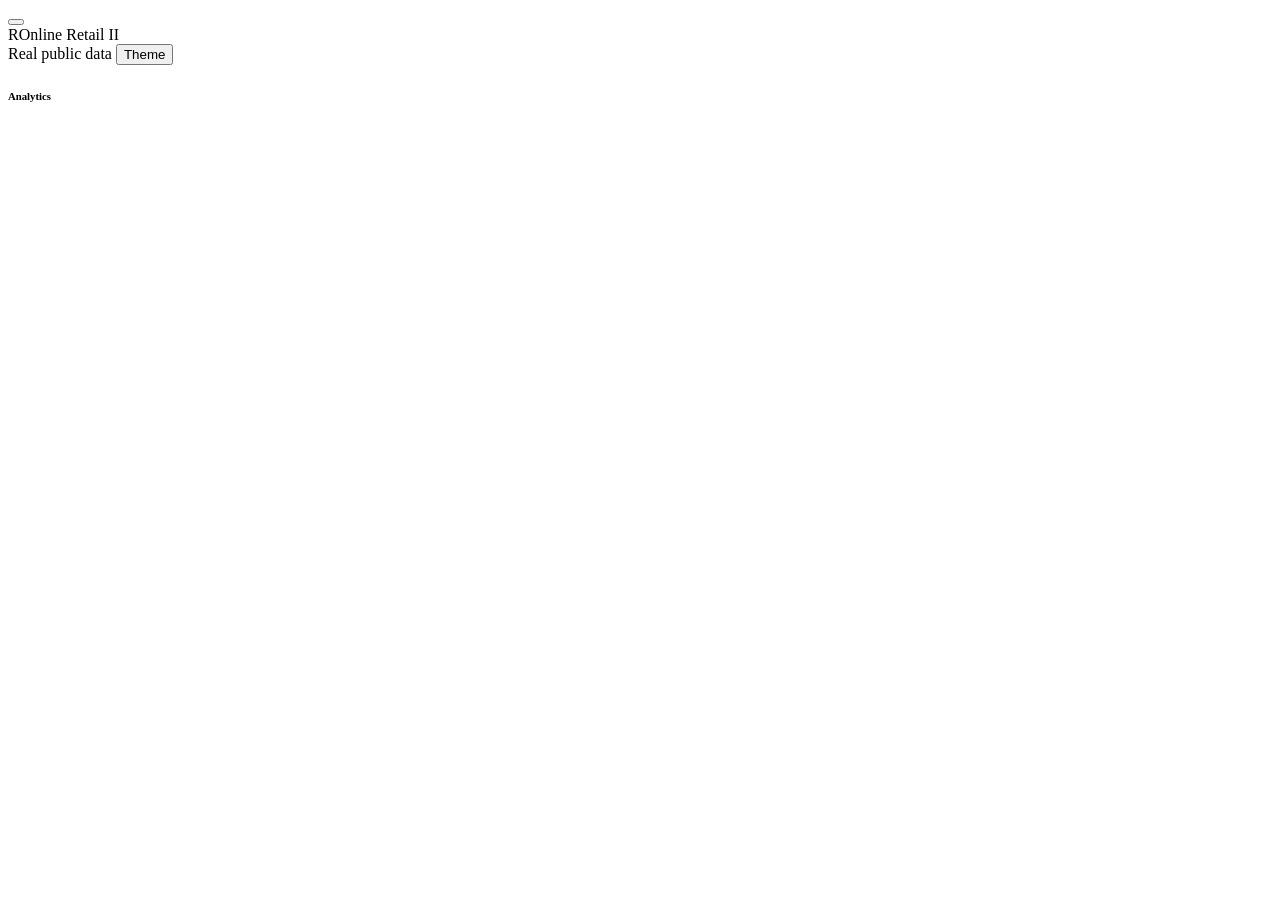
<file: report/template.html>
<!DOCTYPE html>
<html lang="en">
<head>
<meta charset="utf-8">
<meta name="viewport" content="width=device-width, initial-scale=1">
<title>Online Retail II: insights and forecast (real public data)</title>
<meta name="description" content="Insights, backtested forecasts and customer segments from two years of real transactions of a UK online gift retailer (UCI Online Retail II).">
<style>
/*__THEME__*/
.page[hidden]{display:none}
.sub{color:var(--ink2);font-size:12.5px;margin:-6px 0 4px;max-width:880px}
.kpi .d .ci{min-width:0}
.kpi .d{align-items:flex-start;line-height:1.35}
.kpi .d{flex-wrap:wrap}
.legend i.box{border-radius:2px}
.finding{display:block;padding:10px 0;border-top:1px solid var(--line)}
.finding:first-of-type{border-top:none;padding-top:2px}
.finding .t{font-weight:600;margin:4px 0 2px}
.finding .w{color:var(--ink2);font-size:12.5px}
.card .more{display:inline-block;margin-top:6px;font-size:12.5px}
.filters{display:flex;flex-wrap:wrap;align-items:center;gap:10px 14px;margin-bottom:12px}
.filters label{color:var(--ink2);font-size:12.5px;display:flex;align-items:center;gap:6px}
.filters select{background:var(--surface);border:1px solid var(--line-strong);border-radius:8px;padding:5px 8px}
.filters .count{margin-left:auto;color:var(--ink2);font-size:12.5px}
.insight .top{display:flex;gap:8px;align-items:center;flex-wrap:wrap;margin-bottom:6px;color:var(--ink2);font-size:12px}
.insight .row{margin:3px 0 0;color:var(--ink2);font-size:12.5px}.insight .row b{color:var(--ink);font-weight:600}
.warnline{display:flex;gap:10px;align-items:flex-start;margin-top:12px;padding:10px 12px;border-radius:10px;background:var(--warn-bg);color:var(--warn-ink);font-size:12.5px}
.warnline b{font-weight:650}
.used{margin-left:6px}
.tight th,.tight td{padding:7px 10px}
.num{font-variant-numeric:tabular-nums}
@media (max-width:860px){#nav{display:contents}#rfmt th:nth-child(n+5),#rfmt td:nth-child(n+5){display:none}.kpi:last-child:nth-child(odd){grid-column:span 2}.shell{grid-template-columns:minmax(0,1fr)}.main{min-width:0}.filters .count{margin-left:0;width:100%}.kpi .v{font-size:19px}}
</style>
</head>
<body>
<header class="topbar">
  <button class="tbtn burger" type="button" aria-hidden="true" tabindex="-1"></button>
  <div class="brand"><span class="logo" aria-hidden="true">R</span><span>Online Retail II</span></div>
  <span class="pill-top">Real public data</span>
  <span class="spacer"></span>
  <button class="tbtn" id="theme" type="button" aria-label="Toggle light and dark theme">Theme</button>
</header>
<div class="shell">
  <aside class="side" aria-label="Sections">
    <h6>Analytics</h6>
    <nav id="nav" aria-label="Analytics pages"></nav>
    <p class="foot" id="sidefoot"></p>
  </aside>
  <main class="main" id="main">
    <section class="page" id="p-overview" data-page="overview" hidden>
      <div class="page-head"><h1>Overview</h1></div>
      <p class="sub" id="sub"></p>
      <div class="card strip" id="hero"></div>
      <div class="grid">
        <div class="card c12"><div class="card-head"><div><h2>Weekly net revenue and the next 13 weeks</h2><p class="note" id="fnote"></p></div></div><div class="legend" id="flg"></div><div id="fc"></div><div id="fct"></div></div>
        <div class="card c7"><h2>Net revenue by month</h2><p class="note">December 2011 is partial (data ends 9 Dec). Jan 2011 includes a one-off order of GBP 168K (80,995 units) that was cancelled in Dec 2011.</p><div id="mo"></div></div>
        <div class="card c5"><h2>Key findings</h2><p class="note">The three insights with the highest confidence.</p><div id="keyf"></div><a class="more" href="#insights">See all insights</a></div>
      </div>
    </section>

    <section class="page" id="p-customers" data-page="customers" hidden>
      <div class="page-head"><h1>Customers</h1></div>
      <div class="grid" style="margin-top:0">
        <div class="card c12"><h2>Customer segments (RFM)</h2><p class="note">Share of net revenue by segment, customers with an id only.</p><div id="rfm"></div><div class="scroll" id="rfmt"></div></div>
        <div class="card c12"><h2>Cohort retention</h2><p class="note">Share of each first-purchase month's customers who bought again in month k. Later cohorts have fewer observable months.</p><div class="scroll" style="max-height:none;overflow-x:auto"><div id="coh"></div></div></div>
      </div>
    </section>

    <section class="page" id="p-insights" data-page="insights" hidden>
      <div class="page-head"><h1>Insights</h1></div>
      <p class="sub">Generated by code from the cleaned data. Confidence reflects data volume and, for predictions, how well the method did on past data.</p>
      <div class="filters">
        <div class="seg" id="conf" role="group" aria-label="Filter by confidence"></div>
        <label>Area <select id="area"></select></label>
        <span class="count" id="count" role="status" aria-live="polite"></span>
      </div>
      <div id="ins"></div>
    </section>

    <section class="page" id="p-accuracy" data-page="accuracy" hidden>
      <div class="page-head"><h1>Forecast accuracy</h1></div>
      <div class="grid" style="margin-top:0">
        <div class="card c12"><h2>Backtest</h2><p class="note" id="btnote"></p><div class="scroll" style="max-height:none"><div id="bt"></div></div><div class="warnline" id="cmwarn"></div></div>
      </div>
    </section>
    <footer class="foot-note" id="foot"></footer>
  </main>
</div>
<div class="tip" id="tip"></div>
<script id="data" type="application/json">/*__DATA__*/</script>
<script>
"use strict";
const D=JSON.parse(document.getElementById("data").textContent);const $=s=>document.querySelector(s);
const css=n=>getComputedStyle(document.documentElement).getPropertyValue(n).trim();
const nf0=new Intl.NumberFormat("en-GB",{maximumFractionDigits:0});
const gbp=x=>(x<0?"-":"")+"£"+nf0.format(Math.abs(x)),gbpC=x=>{const a=Math.abs(x),s=x<0?"-":"";return a>=1e6?s+"£"+(a/1e6).toFixed(2)+"M":a>=1e3?s+"£"+nf0.format(a/1e3)+"K":s+"£"+nf0.format(a)};
const pct=(x,d=1)=>(x*100).toFixed(d)+"%";
const NS="http://www.w3.org/2000/svg";function S(t,a={},k){const e=document.createElementNS(NS,t);for(const x in a)e.setAttribute(x,a[x]);if(k!=null)e.textContent=k;return e}
const tip=$("#tip");function showTip(ev,h){tip.innerHTML=h;tip.style.display="block";let x=ev.clientX+14,y=ev.clientY+14;if(x+tip.offsetWidth>innerWidth-8)x=ev.clientX-tip.offsetWidth-14;if(y+tip.offsetHeight>innerHeight-8)y=ev.clientY-tip.offsetHeight-14;tip.style.left=Math.max(8,x)+"px";tip.style.top=Math.max(8,y)+"px"}const hideTip=()=>tip.style.display="none";
const trow=(c,l,v)=>`<div class="r"><span>${c?`<i style="background:${c}"></i>`:""}${l}</span><span>${v}</span></div>`;
const width=n=>Math.max(260,n.clientWidth||600);
function niceStep(v){const raw=v/4,p=Math.pow(10,Math.floor(Math.log10(raw)));for(const c of[1,2,2.5,5,10])if(c*p>=raw*.999)return c*p;return 10*p}
function niceMax(v){const s=niceStep(v);return s*Math.max(1,Math.ceil(v/s-1e-9))}function ticks(m){const s=niceStep(m),o=[];for(let t=0;t<=m+s*1e-6;t+=s)o.push(t);return o}
const ML=m=>new Date(m+"T00:00:00Z").toLocaleString("en-GB",{month:"short",year:"2-digit",timeZone:"UTC"});
function lum(h){const c=h.replace("#","");const[r,g,b]=[0,2,4].map(i=>parseInt(c.substr(i,2),16)/255).map(v=>v<=.03928?v/12.92:Math.pow((v+.055)/1.055,2.4));return .2126*r+.7152*g+.0722*b}
const isDark=()=>document.documentElement.dataset.theme==="dark"||(!document.documentElement.dataset.theme&&matchMedia("(prefers-color-scheme: dark)").matches);
function seq(t){const i=Math.round(Math.max(0,Math.min(1,t))*12);return css("--seq"+(isDark()?12-i:i))}
const esc=s=>String(s).replace(/&/g,"&amp;").replace(/</g,"&lt;");
const mname=m=>m.replace(/_/g," ");

function spark(vals){const n=vals.length,mx=Math.max(...vals),mn=Math.min(...vals,0),r=(mx-mn)||1;const X=i=>(100*i/(n-1)).toFixed(2),Y=v=>(26-24*(v-mn)/r).toFixed(2);
 let d="";vals.forEach((v,i)=>d+=(i?"L":"M")+X(i)+" "+Y(v));
 return `<svg class="spark" viewBox="0 0 100 28" preserveAspectRatio="none" aria-hidden="true"><path d="${d}L100 28L0 28Z" fill="var(--band)"/><path d="${d}" fill="none" stroke="var(--s1)" stroke-width="1.6" vector-effect="non-scaling-stroke" stroke-linejoin="round"/></svg>`}

function forecastChart(){
 const H=D.forecast.history,F=D.forecast.forecast;const el=$("#fc");const W=width(el),Ht=W<500?250:300,m={l:W<500?46:56,r:12,t:10,b:26},iw=W-m.l-m.r,ih=Ht-m.t-m.b;
 const dates=H.map(h=>h.week).concat(F.map(f=>f.week));const n=dates.length;const x=i=>m.l+iw*i/(n-1);
 const ly=D.forecast.last_year;
 const max=niceMax(Math.max(...H.map(h=>h.y),...F.map(f=>f.hi)));const y=v=>m.t+ih*(1-v/max);
 const svg=S("svg",{viewBox:`0 0 ${W} ${Ht}`,width:W,height:Ht,role:"img","aria-label":"Weekly net revenue history and 13-week forecast with 80% range"});
 for(const t of ticks(max)){svg.append(S("line",{x1:m.l,x2:W-m.r,y1:y(t),y2:y(t),class:"grid"}));svg.append(S("text",{x:m.l-6,y:y(t)+3,"text-anchor":"end"},gbpC(t)))}
 svg.append(S("line",{x1:m.l,x2:W-m.r,y1:y(0),y2:y(0),class:"axis"}));
 let lastM="",lastX=-1e9;dates.forEach((d,i)=>{const k=d.slice(0,7);if(k!==lastM&&x(i)-lastX>=46){svg.append(S("text",{x:x(i),y:Ht-8},ML(d.slice(0,7)+"-01")));lastX=x(i)}lastM=k});
 const hn=H.length;
 let up="",dn="";F.forEach((f,i)=>{up+=(i?"L":"M")+x(hn+i)+" "+y(f.hi)});for(let i=F.length-1;i>=0;i--)dn+="L"+x(hn+i)+" "+y(F[i].lo);
 svg.append(S("path",{d:up+dn+"Z",fill:"var(--band)"}));
 let d1="";H.forEach((h,i)=>d1+=(i?"L":"M")+x(i).toFixed(1)+" "+y(h.y).toFixed(1));svg.append(S("path",{d:d1,fill:"none",stroke:"var(--s1)","stroke-width":2,"stroke-linejoin":"round"}));
 let d2="M"+x(hn-1)+" "+y(H[hn-1].y);F.forEach((f,i)=>d2+="L"+x(hn+i)+" "+y(f.point));svg.append(S("path",{d:d2,fill:"none",stroke:"var(--s2)","stroke-width":2,"stroke-dasharray":"5 3"}));
 let d3="";ly.forEach((v,i)=>d3+=(i?"L":"M")+x(hn+i)+" "+y(v));svg.append(S("path",{d:d3,fill:"none",stroke:"var(--compare)","stroke-width":1.5,"stroke-dasharray":"1 3","stroke-linecap":"round"}));
 svg.append(S("line",{x1:x(hn-.5),x2:x(hn-.5),y1:m.t,y2:m.t+ih,stroke:"var(--line-strong)","stroke-dasharray":"2 3"}));
 const cross=S("line",{y1:m.t,y2:m.t+ih,stroke:"var(--line-strong)",visibility:"hidden"});svg.append(cross);
 const hit=S("rect",{x:m.l,y:m.t,width:iw,height:ih,fill:"transparent"});svg.append(hit);
 hit.addEventListener("pointermove",e=>{const r=svg.getBoundingClientRect(),px=(e.clientX-r.left)*(W/r.width);const i=Math.max(0,Math.min(n-1,Math.round((px-m.l)/iw*(n-1))));cross.setAttribute("x1",x(i));cross.setAttribute("x2",x(i));cross.setAttribute("visibility","visible");
  const wk=new Date(dates[i]+"T00:00:00Z").toLocaleDateString("en-GB",{day:"numeric",month:"short",year:"numeric",timeZone:"UTC"});
  let h=`<b>Week of ${wk}</b>`;if(i<hn)h+=trow("var(--s1)","Actual",gbp(H[i].y));else{const f=F[i-hn];h+=trow("var(--s2)","Forecast",gbp(f.point))+trow("","80% range",gbpC(f.lo)+" to "+gbpC(f.hi))+trow("var(--compare)","Same week last year",gbp(ly[i-hn]))}showTip(e,h)});
 hit.addEventListener("pointerleave",()=>{hideTip();cross.setAttribute("visibility","hidden")});
 el.replaceChildren(svg);
 $("#flg").innerHTML=`<span><i class="line" style="--c:var(--s1)"></i>Actual weekly net revenue</span><span><i class="dash" style="--c:var(--s2)"></i>Forecast (${mname(D.forecast.chosen_model)})</span><span><i class="band" style="background:var(--band)"></i>80% range</span><span><i class="dash" style="--c:var(--compare)"></i>Same weeks one year earlier</span>`;
 $("#fct").innerHTML=`<details><summary>View as table</summary><div class="scroll"><table><thead><tr><th>Week</th><th>Forecast</th><th>Low (80%)</th><th>High (80%)</th><th>Same week last year</th></tr></thead><tbody>${F.map((f,i)=>`<tr><td>${f.week}</td><td class="num">${gbp(f.point)}</td><td class="num">${gbp(f.lo)}</td><td class="num">${gbp(f.hi)}</td><td class="num">${gbp(ly[i])}</td></tr>`).join("")}</tbody></table></div></details>`;
}
function monthly(){const el=$("#mo"),M=D.monthly;const W=width(el),Ht=250,m={l:W<500?46:54,r:8,t:10,b:26},iw=W-m.l-m.r,ih=Ht-m.t-m.b;const max=niceMax(Math.max(...M.map(r=>r.net)));const band=iw/M.length,bw=Math.min(26,band*.7),y=v=>m.t+ih*(1-v/max);
 const step=Math.max(1,Math.ceil(50/band));
 const svg=S("svg",{viewBox:`0 0 ${W} ${Ht}`,width:W,height:Ht,role:"img","aria-label":"Net revenue by month"});for(const t of ticks(max)){svg.append(S("line",{x1:m.l,x2:W-m.r,y1:y(t),y2:y(t),class:"grid"}));svg.append(S("text",{x:m.l-6,y:y(t)+3,"text-anchor":"end"},gbpC(t)))}
 M.forEach((r,i)=>{const cx=m.l+band*i+band/2;const rc=S("rect",{x:cx-bw/2,y:y(r.net),width:bw,height:Math.max(1,y(0)-y(r.net)),rx:3,fill:r.partial?"var(--seq3)":"var(--s1)"});rc.addEventListener("pointermove",e=>showTip(e,`<b>${ML(r.month)}</b>`+trow("","Net revenue",gbp(r.net))+trow("","Orders",nf0.format(r.orders))+(r.partial?"<div>partial month</div>":"")));rc.addEventListener("pointerleave",hideTip);svg.append(rc);if(i%step===0)svg.append(S("text",{x:cx,y:Ht-8,"text-anchor":"middle"},ML(r.month)))});
 svg.append(S("line",{x1:m.l,x2:W-m.r,y1:y(0),y2:y(0),class:"axis"}));el.replaceChildren(svg)}
function hbars(el,items,fmt){const W=width(el),lw=W<500?92:130,m={l:lw,r:44,t:6,b:6},rowH=30,Ht=m.t+m.b+rowH*items.length,iw=W-m.l-m.r;const max=Math.max(...items.map(i=>i.v));const svg=S("svg",{viewBox:`0 0 ${W} ${Ht}`,width:W,height:Ht,role:"img","aria-label":"Share of net revenue by customer segment"});
 items.forEach((it,i)=>{const cy=m.t+rowH*i+rowH/2;svg.append(S("text",{x:m.l-8,y:cy+4,"text-anchor":"end"},it.l));const r=S("rect",{x:m.l,y:cy-9,width:Math.max(1,iw*it.v/max),height:18,rx:4,fill:"var(--s1)"});r.addEventListener("pointermove",e=>showTip(e,`<b>${it.l}</b>`+it.tip));r.addEventListener("pointerleave",hideTip);svg.append(r);svg.append(S("text",{x:m.l+iw*it.v/max+6,y:cy+4,class:"ink"},fmt(it.v)))});el.replaceChildren(svg)}
function heat(){const el=$("#coh"),rows=D.cohorts;const W=Math.max(el.parentElement.clientWidth||600,300),K=W<520?7:13,lw=W<520?54:62,cw=Math.min(62,(W-lw-8)/K),ch=22,m={t:20};const Ht=m.t+ch*rows.length+4;const svg=S("svg",{viewBox:`0 0 ${W} ${Ht}`,width:W,height:Ht,role:"img","aria-label":"Cohort retention heatmap"});
 for(let k=0;k<K;k++)svg.append(S("text",{x:lw+cw*k+cw/2,y:13,"text-anchor":"middle"},"M"+k));
 rows.forEach((r,i)=>{svg.append(S("text",{x:lw-8,y:m.t+ch*i+ch/2+4,"text-anchor":"end"},ML(r.cohort)));r.ret.forEach((v,k)=>{if(v==null||k>=K)return;const fill=seq(v/0.5);const c=S("rect",{x:lw+cw*k+1,y:m.t+ch*i+1,width:cw-2,height:ch-2,rx:3,fill});c.addEventListener("pointermove",e=>showTip(e,`<b>${ML(r.cohort)} cohort, month ${k}</b>`+trow("","Retention",pct(v))+trow("","Customers",nf0.format(r.active[k])+" of "+nf0.format(r.size))));c.addEventListener("pointerleave",hideTip);svg.append(c);
  const hx=fill.startsWith("#")?fill:"#888888";const t=S("text",{x:lw+cw*k+cw/2,y:m.t+ch*i+ch/2+4,"text-anchor":"middle",style:`fill:${lum(hx)>.35?"#0b0b0b":"#fff"}`},k===0?"100%":Math.round(v*100)+"%");t.style.pointerEvents="none";svg.append(t)})});el.replaceChildren(svg)}

const PAGES=[
 {id:"overview",name:"Overview",icon:'<path d="M2.5 13.5V6.5M8 13.5V2.5M13.5 13.5V9"/>'},
 {id:"customers",name:"Customers",icon:'<circle cx="6" cy="5.5" r="2.3"/><path d="M1.8 13c.3-2.4 2-3.8 4.2-3.8s3.9 1.4 4.2 3.8"/><path d="M10.6 3.6a2.2 2.2 0 010 4.2M12.2 9.6c1.3.5 2.1 1.7 2.3 3.4"/>'},
 {id:"insights",name:"Insights",icon:'<path d="M8 1.8a4.3 4.3 0 00-2.4 7.9c.5.4.7.8.7 1.4h3.4c0-.6.2-1 .7-1.4A4.3 4.3 0 008 1.8zM6.4 13.2h3.2M7 14.8h2"/>'},
 {id:"accuracy",name:"Forecast accuracy",icon:'<circle cx="8" cy="8" r="6"/><circle cx="8" cy="8" r="2.6"/><path d="M8 8l4-4"/>'}];
const F={conf:"All",area:"All areas"};
function renderNav(cur){$("#nav").innerHTML=PAGES.map(p=>`<a class="nav" href="#${p.id}"${p.id===cur?' aria-current="page"':""}><svg viewBox="0 0 16 16" aria-hidden="true">${p.icon}</svg>${p.name}</a>`).join("")}
function renderHero(){
 const g=D.hero[1],up=g.v.startsWith("-")?"down":"up";
 const sp={0:D.spark.monthly,2:D.spark.weekly.slice(-52)};
 $("#hero").innerHTML=D.hero.map((h,i)=>`<div class="kpi"><span class="l">${h.l}</span><div class="v num">${h.v}</div><div class="d">${i===1?`<span class="pill ${up}">${up==="up"?"▲":"▼"} ${h.v.replace(/^[+-]/,"")}</span>`:""}<span class="ci">${h.d}</span></div>${sp[i]?spark(sp[i]):""}</div>`).join("");
}
function renderKey(){
 const rank={high:0,medium:1,low:2};
 const top=D.insights.map((x,i)=>({x,i})).sort((a,b)=>rank[a.x.confidence]-rank[b.x.confidence]||a.i-b.i).slice(0,3);
 $("#keyf").innerHTML=top.map(({x})=>`<div class="finding"><span class="badge ${BC[x.confidence]}">${cap(x.confidence)} confidence</span><div class="t">${x.headline}</div><div class="w">${x.why}</div></div>`).join("");
}
const BC={high:"success",medium:"warning",low:"critical"},cap=s=>s[0].toUpperCase()+s.slice(1);
function renderInsights(){
 const confs=["All","High","Medium","Low"];
 $("#conf").innerHTML=confs.map(c=>`<button type="button" data-c="${c}" aria-pressed="${F.conf===c}">${c}</button>`).join("");
 const areas=["All areas",...new Set(D.insights.map(x=>x.area))];
 $("#area").innerHTML=areas.map(a=>`<option${a===F.area?" selected":""}>${a}</option>`).join("");
 const list=D.insights.map((x,i)=>({x,i})).filter(({x})=>(F.conf==="All"||x.confidence===F.conf.toLowerCase())&&(F.area==="All areas"||x.area===F.area));
 $("#count").textContent=`Showing ${list.length} of ${D.insights.length} insights`;
 $("#ins").innerHTML=list.length?list.map(({x,i})=>`<article class="insight"><div class="top"><span class="badge ${BC[x.confidence]}">${cap(x.confidence)} confidence</span><span>${x.area}</span></div><h3>${i+1}. ${x.headline}</h3><p class="row"><b>Why:</b> ${x.why}</p><p class="row"><b>Caveat:</b> ${x.caveat}</p><p class="row"><b>Suggested action:</b> ${x.action}</p></article>`).join(""):'<div class="empty card">No insights match these filters.</div>';
}
function renderAccuracy(){
 const f=D.forecast,c=D.customer_model;
 $("#btnote").textContent="Weighted absolute percentage error (WAPE) over 13-week-ahead forecasts from 9 past origins. A more complex model is only used if it beats the simple one by at least 2 percentage points.";
 $("#bt").innerHTML=`<table class="tight"><thead><tr><th>Model</th><th>Error (WAPE)</th><th>Bias</th><th>Status</th></tr></thead><tbody>${f.backtest.map(b=>`<tr><td>${mname(b.model)}</td><td class="num">${pct(b.wape)}</td><td class="num">${(b.bias>=0?"+":"")+pct(b.bias)}</td><td>${b.model===f.chosen_model?'<span class="badge info">In use</span>':""}</td></tr>`).join("")}</tbody></table>`;
 $("#cmwarn").innerHTML=`<span><b>Customer model:</b> it ranks customers worse than the simple baseline (AUC ${c.auc_model.toFixed(3)} vs ${c.auc_baseline.toFixed(3)}) and overshoots the total by ${Math.round(c.overshoot*100)}% (${gbpC(c.total_pred_model)} predicted vs ${gbpC(c.total_actual)} actual over ${c.horizon_days} days). Treat its output as indicative only.</span>`;
}
function renderRFM(){
 $("#rfm").setAttribute("aria-label","Segments");
 hbars($("#rfm"),D.rfm.map(r=>({l:r.segment,v:r.share,tip:trow("","Customers",nf0.format(r.customers))+trow("","Net revenue",gbp(r.net))+trow("","Avg orders",r.avg_orders.toFixed(1))+trow("","Avg days since last order",nf0.format(r.avg_recency_days))})),v=>pct(v,0));
 $("#rfmt").innerHTML=`<table class="tight"><thead><tr><th>Segment</th><th>Customers</th><th>Net revenue</th><th>Share</th><th>Avg orders</th><th>Days since last order</th></tr></thead><tbody>${D.rfm.map(r=>`<tr><td>${r.segment}</td><td class="num">${nf0.format(r.customers)}</td><td class="num">${gbp(r.net)}</td><td class="num">${pct(r.share,0)}</td><td class="num">${r.avg_orders.toFixed(1)}</td><td class="num">${nf0.format(r.avg_recency_days)}</td></tr>`).join("")}</tbody></table>`;
}
function route(){
 const id=PAGES.some(p=>"#"+p.id===location.hash)?location.hash.slice(1):"overview";
 document.querySelectorAll(".page").forEach(s=>s.hidden=s.dataset.page!==id);
 renderNav(id);hideTip();
 if(id==="overview"){forecastChart();monthly()}
 if(id==="customers"){renderRFM();heat()}
 const t=PAGES.find(p=>p.id===id).name;document.title=t+" | Online Retail II: insights and forecast (real public data)";
}
function render(){
 const f=D.forecast,ft=f.forecast_total;
 $("#sub").textContent=D.meta.subtitle;
 $("#sidefoot").textContent="Source: UCI Online Retail II (CC BY 4.0). Independent analysis.";
 renderHero();renderKey();renderInsights();renderAccuracy();
 $("#fnote").textContent=`Forecast = same weeks one year earlier (best method in the backtest: weighted error ${pct(f.chosen_wape)}). Expected ${gbp(ft.point)} over 13 weeks, 80% range ${gbp(ft.lo)} to ${gbp(ft.hi)}.`;
 $("#foot").innerHTML=D.meta.footer;
 route();
}
$("#theme").onclick=()=>{const r=document.documentElement;r.dataset.theme=isDark()?"light":"dark";route()};
$("#conf").addEventListener("click",e=>{const b=e.target.closest("button");if(!b)return;F.conf=b.dataset.c;renderInsights();$("#conf [aria-pressed=true]").focus()});
$("#area").addEventListener("change",e=>{F.area=e.target.value;renderInsights();$("#area").focus()});
addEventListener("hashchange",()=>{route();scrollTo(0,0)});
const qt=new URLSearchParams(location.search).get("theme");if(qt==="dark"||qt==="light")document.documentElement.dataset.theme=qt;
let rt;addEventListener("resize",()=>{clearTimeout(rt);rt=setTimeout(route,150)});render();

/* touch: a tap shows the tooltip of the tapped mark (pointermove does not fire on a plain tap); a tap elsewhere hides it */
document.addEventListener("pointerdown", e => {
  if (e.pointerType !== "touch") return;
  const t = document.getElementById("tip");
  if (e.target && e.target.closest && e.target.closest("svg")) {
    e.target.dispatchEvent(new PointerEvent("pointermove", { bubbles: true, clientX: e.clientX, clientY: e.clientY, pointerType: "touch" }));
  } else if (t) { t.style.display = "none"; }
}, { passive: true });
</script></body></html>
</file>
